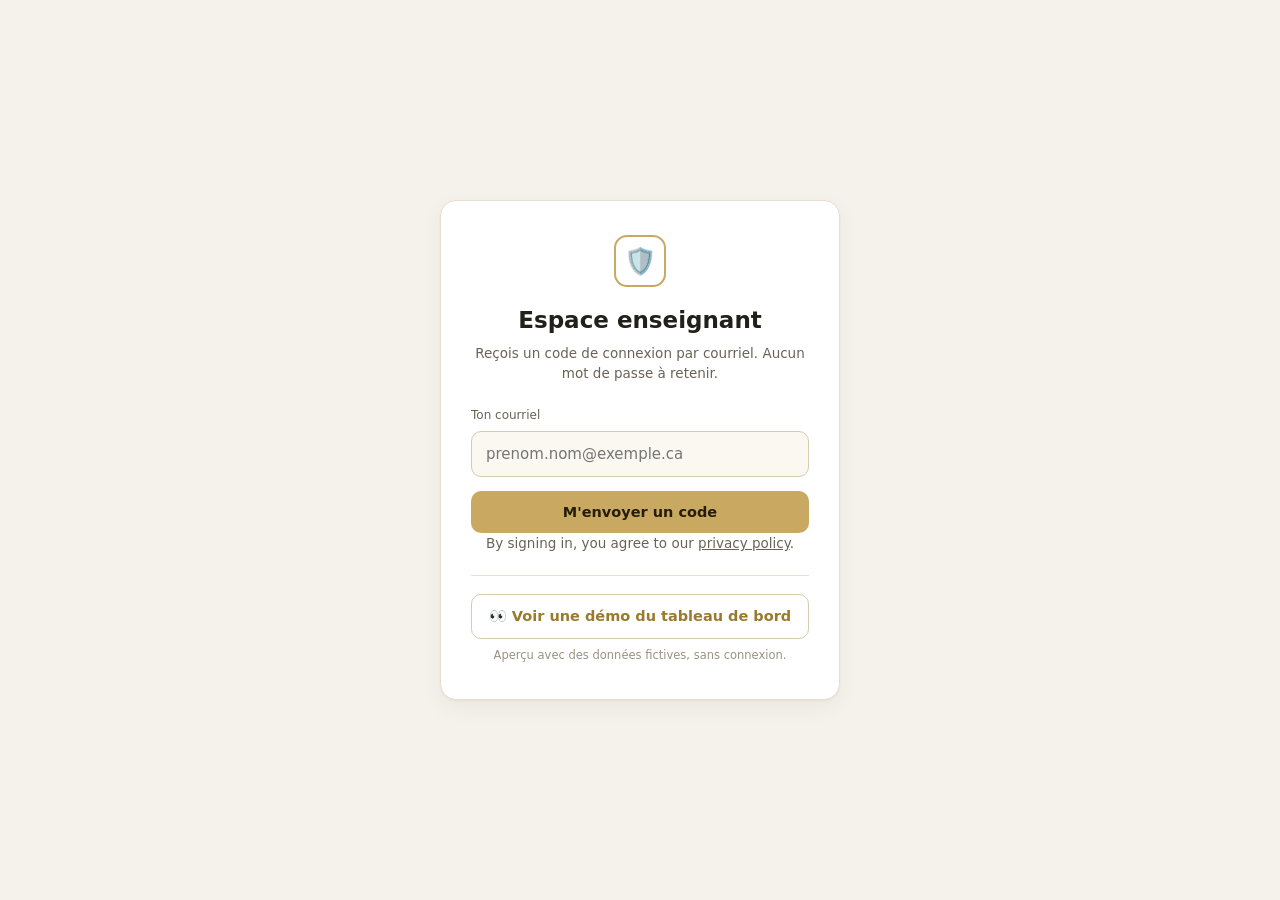
<file: index.html>
<!DOCTYPE html>
<html lang="fr">
<head>
<meta charset="UTF-8" />
<meta name="viewport" content="width=device-width, initial-scale=1, viewport-fit=cover" />
<title>Quest — Espace enseignant</title>
<meta name="description" content="Tableau de bord de suivi des cohortes pour les enseignants." />
<meta name="theme-color" content="#221F19" />
<link rel="icon" href="icon-192.png" />
<link rel="stylesheet" href="style.css" />
</head>
<body>
<div id="root">
  <div class="loading">Chargement…</div>
</div>
<script type="module" src="app.js"></script>
<script>
  if ("serviceWorker" in navigator) {
    window.addEventListener("load", () => navigator.serviceWorker.register("sw.js"));
  }
</script>
</body>
</html>
</file>
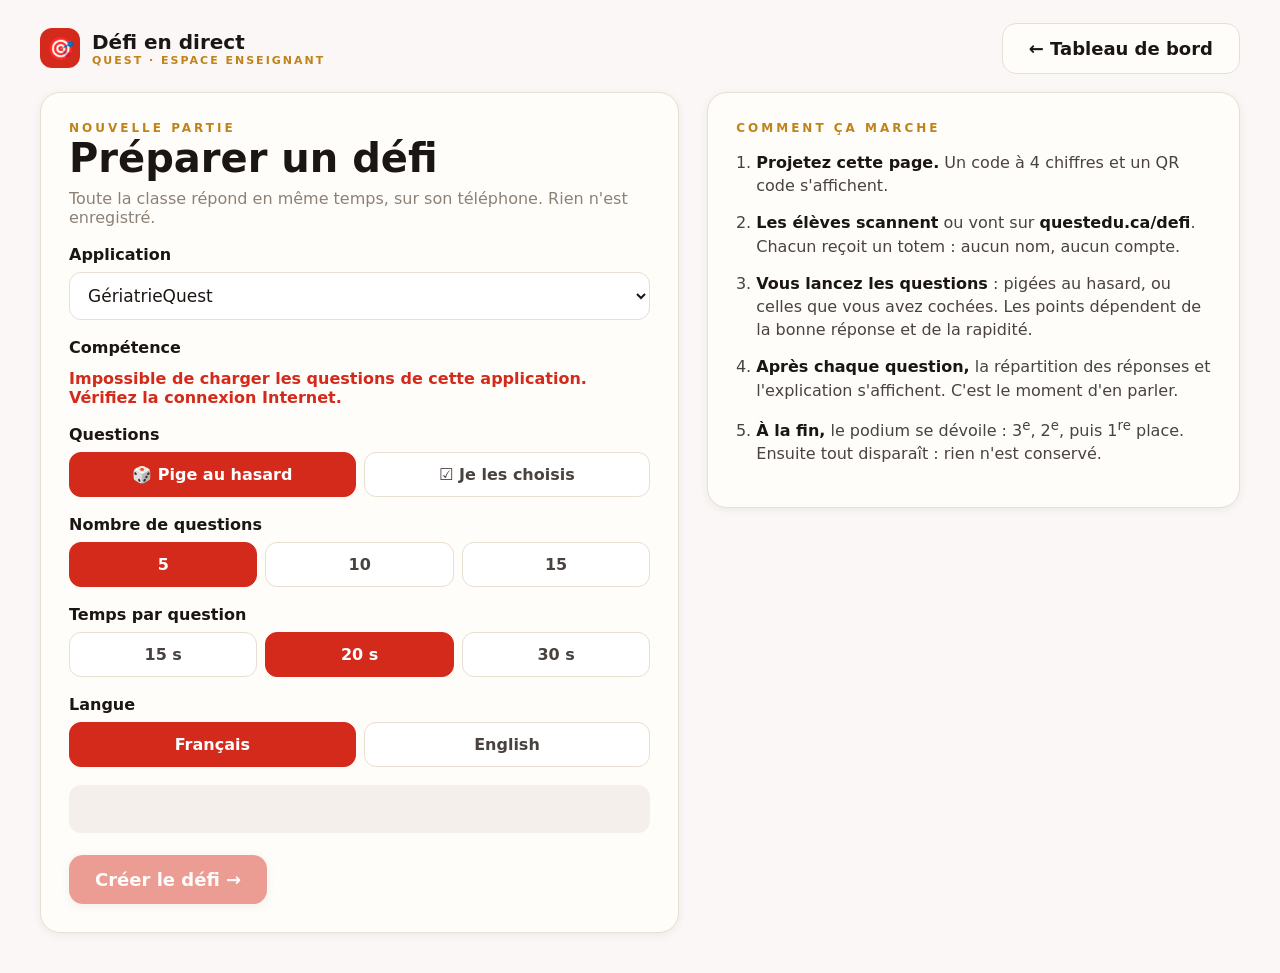
<file: defi.html>
<!DOCTYPE html>
<html lang="fr">
<head>
<meta charset="UTF-8" />
<meta name="viewport" content="width=device-width, initial-scale=1" />
<title>Défi en direct — Quest</title>
<meta name="theme-color" content="#D42A1C" />
<link rel="icon" href="icon-192.png" />
<script src="./lib/qrcode-1.4.4.js"></script>
<style>
/* ============================================================
   Défi en direct — écran de l'enseignante (projeté en classe)
   Aucune donnée enregistrée : tout circule par diffusion Supabase
   Realtime (canal « defi-<NIP> ») et disparaît à la fin.
   ============================================================ */
:root{
  --rouge:#D42A1C; --rouge-f:#A81E12; --encre:#1B1614; --texte:#4A423E; --gris:#8C8177;
  --or:#BF831A; --turq:#3F7A8A; --violet:#6B3FA0; --vert:#2E8B57;
  --fond:#FAF7F6; --carte:#FFFDF9; --ligne:#E7DFD0; --rose:#FBE7E4; --sable:#F4EFEA;
  color-scheme: light;
}
@media (prefers-color-scheme: dark){ :root{ color-scheme: light; } html,body{ background:#FAF7F6 !important; color:#1B1614 !important; } }
*{ box-sizing:border-box; }
html,body{ margin:0; background:var(--fond); color:var(--encre); font-family:"Trebuchet MS", system-ui, sans-serif; }
body{ min-height:100vh; }
button{ font:inherit; cursor:pointer; }
.wrap{ max-width:1280px; margin:0 auto; padding:28px 40px 40px; }
.top{ display:flex; align-items:center; justify-content:space-between; gap:16px; margin-bottom:24px; }
.marque{ display:flex; align-items:center; gap:12px; font-weight:700; font-size:20px; }
.marque .mk{ width:40px; height:40px; border-radius:12px; background:var(--rouge); color:#fff; display:grid; place-items:center; font-size:22px; }
.marque small{ display:block; font-size:11px; letter-spacing:2px; color:var(--or); }
.btn{ border:0; border-radius:14px; padding:14px 26px; font-weight:700; font-size:18px; background:var(--rouge); color:#fff; box-shadow:0 2px 8px rgba(27,22,20,.12); }
.btn:hover{ background:var(--rouge-f); }
.btn:disabled{ opacity:.45; cursor:not-allowed; }
.btn.sec{ background:var(--carte); color:var(--encre); border:1px solid var(--ligne); box-shadow:none; }
.btn.sec:hover{ background:var(--sable); }
.carte{ background:var(--carte); border:1px solid var(--ligne); border-radius:20px; box-shadow:0 2px 10px rgba(27,22,20,.06); }
h1{ font-size:40px; margin:0 0 8px; }
.sur{ font-size:12px; font-weight:700; letter-spacing:3px; color:var(--or); text-transform:uppercase; }
.muted{ color:var(--gris); }

/* ---- Configuration ---- */
.config{ display:grid; grid-template-columns: 1.2fr 1fr; gap:28px; align-items:start; }
.config .carte{ padding:28px; }
label.champ{ display:block; font-weight:700; margin:18px 0 8px; }
select, .seg{ width:100%; font:inherit; font-size:17px; padding:12px 14px; border-radius:12px; border:1px solid var(--ligne); background:#fff; color:var(--encre); }
.segs{ display:flex; gap:8px; flex-wrap:wrap; }
.segs button{ flex:1; min-width:70px; padding:12px; border-radius:12px; border:1px solid var(--ligne); background:#fff; font-weight:700; color:var(--texte); }
.segs button.on{ background:var(--rouge); color:#fff; border-color:var(--rouge); }
.resume{ margin-top:18px; padding:14px 16px; border-radius:12px; background:var(--sable); color:var(--texte); font-size:15px; min-height:48px; }
.liste{ max-height:430px; overflow:auto; border:1px solid var(--ligne); border-radius:12px; background:#fff; margin-top:10px; }
.liste label{ display:flex; gap:12px; align-items:flex-start; padding:11px 14px; border-bottom:1px solid var(--ligne); cursor:pointer; font-size:15px; line-height:1.35; color:var(--texte); }
.liste label:last-child{ border-bottom:0; }
.liste label:hover{ background:var(--sable); }
.liste label.coche{ color:var(--encre); background:#FFF6F4; }
.liste input{ width:20px; height:20px; accent-color:var(--rouge); flex:none; margin:0; }
.liste .txt{ flex:1; display:-webkit-box; -webkit-line-clamp:2; -webkit-box-orient:vertical; overflow:hidden; }
.badge{ flex:none; font-size:11px; font-weight:700; padding:3px 8px; border-radius:999px; background:var(--sable); color:var(--texte); white-space:nowrap; }
.badge.p1{ background:#E8F3EC; color:#1E5E3A; } .badge.p2{ background:#FFF1D6; color:#7A5310; } .badge.p3{ background:var(--rose); color:var(--rouge-f); }
.outils{ display:flex; gap:14px; align-items:center; margin-top:10px; font-size:14px; }
.etapes li{ margin:0 0 14px; line-height:1.45; color:var(--texte); }
.etapes b{ color:var(--encre); }

/* ---- Salle d'attente ---- */
.salle{ display:grid; grid-template-columns: 420px 1fr; gap:32px; align-items:start; }
.rejoindre{ padding:28px; text-align:center; }
.rejoindre .url{ font-size:26px; font-weight:700; margin:8px 0 4px; }
.nip{ font-size:96px; font-weight:800; letter-spacing:10px; color:var(--rouge); line-height:1; margin:8px 0 18px; }
.qr svg{ width:240px; height:240px; }
.joueurs{ padding:28px; min-height:420px; }
.compte{ font-size:56px; font-weight:800; color:var(--encre); }
.totems{ display:flex; flex-wrap:wrap; gap:10px; margin-top:18px; }
.totem{ padding:10px 16px; border-radius:999px; background:var(--rose); color:var(--rouge-f); font-weight:700; font-size:18px; animation:pop .35s ease; }
@keyframes pop{ from{ transform:scale(.6); opacity:0 } to{ transform:scale(1); opacity:1 } }

/* ---- Question ---- */
.qhaut{ display:flex; align-items:center; justify-content:space-between; gap:20px; }
.qnum{ font-size:18px; font-weight:700; color:var(--gris); }
.chrono{ width:110px; height:110px; border-radius:50%; background:var(--rouge); color:#fff; display:grid; place-items:center; font-size:46px; font-weight:800; flex:none; }
.chrono.fin{ background:var(--encre); }
.enonce{ font-size:38px; line-height:1.25; font-weight:700; margin:18px 0 28px; white-space:pre-line; }
.enonce.long{ font-size:30px; }
.choix{ display:grid; grid-template-columns:1fr 1fr; gap:18px; }
.ch{ display:flex; align-items:center; gap:18px; padding:22px 24px; border-radius:18px; color:#fff; font-size:24px; font-weight:700; min-height:110px; position:relative; overflow:hidden; }
.ch .lettre{ width:52px; height:52px; border-radius:14px; background:rgba(255,255,255,.22); display:grid; place-items:center; font-size:26px; flex:none; }
.ch .barre{ position:absolute; left:0; bottom:0; height:8px; background:rgba(255,255,255,.55); }
.ch .n{ margin-left:auto; font-size:30px; }
.c0{ background:var(--rouge); } .c1{ background:var(--turq); } .c2{ background:var(--or); } .c3{ background:var(--violet); }
.ch.pale{ opacity:.28; }
.ch.bon{ outline:6px solid var(--vert); outline-offset:3px; }
.reponses{ margin-top:22px; font-size:20px; color:var(--texte); font-weight:700; }
.expl{ margin-top:22px; padding:20px 24px; border-radius:16px; background:#E8F3EC; color:#1E5E3A; font-size:21px; line-height:1.45; }
.expl b{ color:var(--vert); }
.bas{ display:flex; justify-content:space-between; align-items:center; margin-top:26px; gap:16px; }
.top5{ display:flex; gap:10px; flex-wrap:wrap; }
.top5 span{ background:var(--sable); border-radius:999px; padding:8px 14px; font-weight:700; color:var(--texte); }
.top5 span b{ color:var(--rouge); }

/* ---- Podium ---- */
.podium{ display:flex; justify-content:center; align-items:flex-end; gap:22px; margin:30px 0 20px; }
.marche{ width:260px; text-align:center; }
.marche .bloc{ border-radius:18px 18px 0 0; color:#fff; display:grid; place-items:center; font-size:64px; font-weight:800; }
.marche .nom{ font-size:24px; font-weight:800; margin-bottom:6px; }
.marche .pts{ color:var(--gris); font-weight:700; margin-bottom:12px; }
.m1 .bloc{ height:240px; background:var(--or); } .m2 .bloc{ height:180px; background:var(--turq); } .m3 .bloc{ height:130px; background:var(--rouge); }
.suite{ max-width:760px; margin:0 auto; }
.suite div{ display:flex; justify-content:space-between; padding:10px 16px; border-bottom:1px solid var(--ligne); font-size:19px; }
.couronne{ font-size:44px; }
/* Podium animé : 3e, puis 2e, puis 1re place, chacune monte à son tour. */
.marche .bloc{ overflow:hidden; transition:height 1.1s cubic-bezier(.2,.9,.25,1.15); }
.marche .info{ transition:opacity .6s ease, transform .6s ease; }
.podium.anime .marche:not(.vu) .bloc{ height:0; }
.podium.anime .marche:not(.vu) .info{ opacity:0; transform:translateY(16px); }
.marche.vu .couronne{ animation:sautille 1.2s ease .9s 2; }
@keyframes sautille{ 0%,100%{ transform:translateY(0) rotate(0) } 30%{ transform:translateY(-14px) rotate(-8deg) } 60%{ transform:translateY(0) rotate(6deg) } }
.annonce{ text-align:center; font-size:28px; font-weight:800; color:var(--or); min-height:40px; margin-top:6px; }
.suite{ transition:opacity .8s ease; }
.suite.cache{ opacity:0; }
@media (prefers-reduced-motion: reduce){ .marche .bloc,.marche .info,.suite{ transition:none; } .marche.vu .couronne{ animation:none; } }
.vide{ text-align:center; padding:60px 20px; color:var(--gris); font-size:20px; }
.erreur{ color:var(--rouge); font-weight:700; margin-top:12px; }
.discret{ background:none; border:0; color:var(--gris); text-decoration:underline; font-size:15px; }
@media (max-width: 900px){ .config,.salle{ grid-template-columns:1fr; } .choix{ grid-template-columns:1fr; } .enonce{ font-size:28px; } .wrap{ padding:20px; } }
</style>
</head>
<body>
<div class="wrap" id="app"><div class="vide">Chargement…</div></div>

<script type="module">
import { createClient } from "./lib/supabase-2.119.2.esm.js";

const SUPABASE_URL = "https://gejmaxobebsamvfkkpoj.supabase.co";
const SUPABASE_KEY = "sb_publishable_jqf5eYy0Coka5d0-E86JJQ_bCiQDyvD";
const supabase = createClient(SUPABASE_URL, SUPABASE_KEY);
const URL_JOUEUR = "https://questedu.ca/defi/";

/* Les applications Quest dont on peut piger les questions (data.js public de chaque sous-domaine). */
const APPS = [
  ["Santé", [["sasi","SASIQuest"],["pab","PABQuest"],["geriatrie","GériatrieQuest"],["diabete","DiabèteQuest"],["parkinson","ParkinsonQuest"],["pediatrie","PédiatrieQuest"],["perinatalite","PérinatalitéQuest"],["santementale","SantéMentaleQuest"],["cardio","CardioQuest"],["renal","RénalQuest"],["infections","InfectionsQuest"],["musculo","MusculoQuest"],["physio","PhysioQuest"]]],
  ["Autres programmes", [["chantier","ChantierQuest"],["soudage","SoudageQuest"],["plomberie","PlomberieQuest"],["mecanique","MécaniqueAutoQuest"],["infographie","InfographieQuest"],["electricite","ÉlectricitéQuest"],["charpenterie","CharpenterieQuest"],["ebenisterie","ÉbénisterieQuest"],["coiffure","CoiffureQuest"],["compta","ComptaQuest"],["secretariat","SecrétariatQuest"],["secmed","SecrétariatMédicalQuest"],["voyage","VoyageQuest"]]],
];
const NOM_APP = Object.fromEntries(APPS.flatMap(([, l]) => l));

/* Totems : MÊMES listes que les apps élèves. Le joueur n'envoie que des indices ;
   l'écran projeté reconstruit le nom lui-même, donc personne ne peut afficher
   un texte de son choix devant la classe. */
const TOTEM_NOUNS = [["🦊","Renard","Fox","m"],["🦦","Loutre","Otter","f"],["🦫","Castor","Beaver","m"],["🦉","Hibou","Owl","m"],["🦡","Blaireau","Badger","m"],["🐺","Loup","Wolf","m"],["🦅","Aigle","Eagle","m"],["🐿️","Écureuil","Squirrel","m"],["🐗","Sanglier","Boar","m"],["🦔","Hérisson","Hedgehog","m"],["🐻","Ours","Bear","m"],["🦌","Cerf","Stag","m"],["🦆","Canard","Duck","m"],["🐇","Lièvre","Hare","m"],["🐢","Tortue","Turtle","f"],["🐸","Grenouille","Frog","f"],["🐝","Abeille","Bee","f"],["🐜","Fourmi","Ant","f"]];
const TOTEM_ADJ = [["Vaillant","Vaillante","Valiant"],["Rusé","Rusée","Cunning"],["Débrouillard","Débrouillarde","Resourceful"],["Malin","Maligne","Clever"],["Adroit","Adroite","Deft"],["Curieux","Curieuse","Curious"],["Ingénieux","Ingénieuse","Ingenious"],["Tenace","Tenace","Tenacious"],["Habile","Habile","Skillful"],["Vif","Vive","Quick"],["Futé","Futée","Sharp"],["Astucieux","Astucieuse","Astute"],["Persévérant","Persévérante","Persistent"],["Audacieux","Audacieuse","Bold"],["Minutieux","Minutieuse","Meticulous"],["Agile","Agile","Agile"],["Bricoleur","Bricoleuse","Handy"],["Éveillé","Éveillée","Bright"],["Appliqué","Appliquée","Diligent"],["Costaud","Costaude","Sturdy"]];
function totemDe(n, a, lang) {
  const N = TOTEM_NOUNS[n], A = TOTEM_ADJ[a];
  if (!N || !A) return null;
  return { emoji: N[0], nom: lang === "en" ? `${A[2]} ${N[2]}` : `${N[1]} ${N[3] === "f" ? A[1] : A[0]}` };
}

const T = {
  fr: { vrai: "Vrai", faux: "Faux" },
  en: { vrai: "True", faux: "False" },
};

const esc = (s) => String(s ?? "").replace(/[&<>"']/g, (c) => ({ "&":"&amp;","<":"&lt;",">":"&gt;",'"':"&quot;","'":"&#39;" }[c]));
const melanger = (a) => { a = a.slice(); for (let i = a.length - 1; i > 0; i--) { const j = Math.floor(Math.random() * (i + 1)); [a[i], a[j]] = [a[j], a[i]]; } return a; };
const lire = (k, d) => { try { const v = localStorage.getItem(k); return v ? JSON.parse(v) : d; } catch { return d; } };
const ecrire = (k, v) => { try { localStorage.setItem(k, JSON.stringify(v)); } catch {} };

/* ------------------------------------------------------------------ état */
const S = {
  ecran: "config",
  cfg: Object.assign({ app: "geriatrie", comp: "tout", prog: "tous", palier: "tous", mode: "hasard", nb: 5, duree: 20, lang: "fr" }, lire("defi_cfg", {})),
  sel: new Set(),        // questions cochées (clé = énoncé français), mémorisées par application
  liste: [],             // questions affichées dans la liste à cocher
  anim: [],              // minuteries de l'animation du podium
  banque: null,          // { app, comps:[{id,titre,questions:[...]}] } — questions jouables (choix multiple / vrai-faux / situation)
  chargement: false, erreurChargement: "",
  nip: null, canal: null, hid: Math.random().toString(36).slice(2, 10), seq: 0,
  joueurs: new Map(),    // id → { n, a, pts, gain, ok }
  questions: [], i: -1,
  phase: "lobby",        // lobby · question · resultat · fin
  t0: 0, dureeQ: 20, reponses: new Map(), minuterie: null, pouls: null,
};

/* ---------------------------------------------------- banque de questions */
async function chargerBanque(app) {
  S.chargement = true; S.erreurChargement = ""; S.banque = null; rendre();
  try {
    const r = await fetch(`https://${app}.questedu.ca/data.js`, { cache: "no-cache" });
    if (!r.ok) throw new Error("HTTP " + r.status);
    const src = await r.text();
    // data.js déclare des constantes globales (COMPETENCIES…) : on l'exécute isolé et on récupère COMPETENCIES.
    const C = new Function("window", "document", src + "\n;return typeof COMPETENCIES !== 'undefined' ? COMPETENCIES : [];")({}, undefined);
    const comps = C.map((c) => ({
      id: c.id, titre: { fr: c.title_fr || c.id, en: c.title_en || c.title_fr || c.id },
      questions: (c.tiers || []).flatMap((t) => (t.questions || []).filter(jouable).map((q) => Object.assign({ palier: t.level }, q))),
    })).filter((c) => c.questions.length);
    S.banque = { app, comps };
    const ids = comps.map((c) => c.id);
    if (S.cfg.comp !== "tout" && !ids.includes(S.cfg.comp)) S.cfg.comp = "tout";
    if (S.cfg.palier !== "tous" && !paliers().includes(S.cfg.palier)) S.cfg.palier = "tous";
    S.sel = new Set(lire("defi_sel_" + app, []));
  } catch (e) {
    S.erreurChargement = "Impossible de charger les questions de cette application. Vérifiez la connexion Internet.";
  }
  S.chargement = false; rendre();
}
function jouable(q) {
  const t = q.type || "qcm";
  if (t === "tf") return typeof q.isTrue === "boolean";
  if (t === "qcm" || t === "scenario") return Array.isArray(q.choices) && q.choices.length >= 2 && q.choices.length <= 4 && q.choices.filter((c) => c.correct).length === 1;
  return false;
}
function aProgrammes() { return !!S.banque && S.banque.comps.some((c) => c.questions.some((q) => Array.isArray(q.programmes))); }
function bassin() {
  if (!S.banque) return [];
  const comps = S.cfg.comp === "tout" ? S.banque.comps : S.banque.comps.filter((c) => c.id === S.cfg.comp);
  const vus = new Set();
  return comps.flatMap((c) => c.questions).filter((q) => {
    if (vus.has(q.fr)) return false;                       // un même énoncé une seule fois
    vus.add(q.fr);
    if (S.cfg.palier !== "tous" && q.palier !== S.cfg.palier) return false;
    if (S.cfg.prog === "tous" || !Array.isArray(q.programmes)) return true;
    return q.programmes.includes(S.cfg.prog);
  });
}
function paliers() {
  if (!S.banque) return [];
  return [...new Set(S.banque.comps.flatMap((c) => c.questions.map((q) => q.palier)))].filter((p) => p != null).sort();
}
/* Questions qui seront jouées : cochées (dans l'ordre de la liste) ou pigées au hasard. */
function aJouer() {
  if (S.cfg.mode === "choix") return bassin().filter((q) => S.sel.has(q.fr));
  return melanger(bassin()).slice(0, S.cfg.nb);
}
function preparerQuestions() {
  const L = S.cfg.lang;
  const choisies = aJouer();
  return choisies.map((q) => {
    const txt = (o) => (L === "en" ? o.en : o.fr) || o.fr || "";
    if ((q.type || "qcm") === "tf") {
      return { type: "tf", texte: txt(q), choix: [T[L].vrai, T[L].faux], bon: q.isTrue ? 0 : 1, expl: L === "en" ? (q.explEn || q.explFr || "") : (q.explFr || "") };
    }
    const ch = melanger(q.choices);
    return { type: q.type || "qcm", texte: txt(q), choix: ch.map(txt), bon: ch.findIndex((c) => c.correct), expl: L === "en" ? (q.explEn || q.explFr || "") : (q.explFr || "") };
  });
}

/* ---------------------------------------------------------- temps réel */
async function ouvrirCanal() {
  S.nip = String(Math.floor(1000 + Math.random() * 9000));
  S.canal = supabase.channel("defi-" + S.nip, { config: { broadcast: { self: false } } });
  S.canal
    .on("broadcast", { event: "rejoindre" }, ({ payload }) => recevoirJoueur(payload))
    .on("broadcast", { event: "reponse" }, ({ payload }) => recevoirReponse(payload));
  await new Promise((ok) => S.canal.subscribe((s) => { if (s === "SUBSCRIBED") ok(); }));
  clearInterval(S.pouls);
  S.pouls = setInterval(diffuser, 1500);   // battement : rattrape les retardataires et les messages perdus
  diffuser();
}
function recevoirJoueur(p) {
  if (!p || typeof p.id !== "string" || p.id.length > 20) return;
  const n = Number(p.n), a = Number(p.a);
  if (!totemDe(n, a, "fr")) return;
  const j = S.joueurs.get(p.id);
  if (j) { j.n = n; j.a = a; }               // changement de totem : on garde les points
  else S.joueurs.set(p.id, { n, a, pts: 0, gain: 0, ok: null });
  diffuser(); if (S.phase === "lobby") rendre();
}
function recevoirReponse(p) {
  if (S.phase !== "question" || !p || !S.joueurs.has(p.id) || p.i !== S.i) return;
  if (S.reponses.has(p.id)) return;          // la première réponse compte
  const c = Number(p.c); const q = S.questions[S.i];
  if (!Number.isInteger(c) || c < 0 || c >= q.choix.length) return;
  S.reponses.set(p.id, { c, ms: performance.now() - S.t0 });
  diffuser(); rendreCompteReponses();
  if (S.reponses.size >= S.joueurs.size) finirQuestion();
}
function etatPublic() {
  const e = { hid: S.hid, seq: ++S.seq, phase: S.phase, lang: S.cfg.lang, app: NOM_APP[S.cfg.app] || "Quest", inscrits: [...S.joueurs.keys()] };
  if (S.phase === "question") {
    const q = S.questions[S.i];
    e.q = { i: S.i, total: S.questions.length, texte: q.texte, choix: q.choix, type: q.type, duree: S.dureeQ * 1000, restant: Math.max(0, S.dureeQ * 1000 - (performance.now() - S.t0)) };
    e.repondu = [...S.reponses.keys()];
  }
  if (S.phase === "resultat" || S.phase === "fin") {
    const cl = classement();
    e.scores = Object.fromEntries(cl.map((j, k) => [j.id, { pts: j.pts, gain: j.gain, ok: j.ok, rang: k + 1 }]));
    e.nbJoueurs = cl.length;
  }
  if (S.phase === "resultat") {
    const q = S.questions[S.i];
    e.r = { i: S.i, total: S.questions.length, bon: q.bon, choix: q.choix, texte: q.texte };
  }
  if (S.phase === "fin" && S.suspense) e.suspense = true;
  if (S.phase === "fin") e.podium = classement().slice(0, 3).map((j) => ({ ...totemDe(j.n, j.a, S.cfg.lang), pts: j.pts }));
  return e;
}
function diffuser() {
  if (!S.canal) return;
  S.canal.send({ type: "broadcast", event: "etat", payload: etatPublic() });
}
function classement() {
  return [...S.joueurs.entries()].map(([id, j]) => ({ id, ...j })).sort((x, y) => y.pts - x.pts);
}

/* ------------------------------------------------------------ partie */
function lancerQuestion(i) {
  S.i = i; S.phase = "question"; S.reponses = new Map();
  const q = S.questions[i];
  S.dureeQ = S.cfg.duree + (q.type === "scenario" ? 10 : 0);
  S.t0 = performance.now();
  for (const j of S.joueurs.values()) { j.gain = 0; j.ok = null; }
  clearInterval(S.minuterie);
  S.minuterie = setInterval(() => {
    const r = Math.ceil((S.dureeQ * 1000 - (performance.now() - S.t0)) / 1000);
    const el = document.getElementById("chrono");
    if (el) { el.textContent = Math.max(0, r); if (r <= 5) el.classList.add("fin"); }
    if (r <= 0) finirQuestion();
  }, 200);
  diffuser(); rendre();
}
function finirQuestion() {
  if (S.phase !== "question") return;
  clearInterval(S.minuterie);
  const q = S.questions[S.i];
  for (const [id, j] of S.joueurs) {
    const r = S.reponses.get(id);
    if (!r) { j.ok = null; j.gain = 0; continue; }
    j.ok = r.c === q.bon;
    // 500 points pour une bonne réponse, plus jusqu'à 500 selon la rapidité.
    j.gain = j.ok ? Math.round(500 + 500 * Math.max(0, 1 - r.ms / (S.dureeQ * 1000))) : 0;
    j.pts += j.gain;
  }
  S.phase = "resultat"; diffuser(); rendre();
}
function suivante() {
  if (S.i + 1 < S.questions.length) lancerQuestion(S.i + 1);
  else { S.phase = "fin"; rendre(); }   // rendrePodium diffuse lui-même (avec ou sans suspense)
}
async function creerDefi() {
  S.questions = preparerQuestions();
  if (!S.questions.length) return;
  ecrire("defi_cfg", S.cfg);
  if (!S.canal) await ouvrirCanal();
  S.phase = "lobby"; S.i = -1; S.ecran = "partie";
  diffuser(); rendre();
}
function arreterAnimation() { S.anim.forEach(clearTimeout); S.anim = []; S.suspense = false; document.querySelectorAll(".confettis").forEach((c) => c.remove()); }
function rejouer() {
  arreterAnimation();
  S.questions = preparerQuestions();
  for (const j of S.joueurs.values()) { j.pts = 0; j.gain = 0; j.ok = null; }
  S.phase = "lobby"; S.i = -1; diffuser(); rendre();
}
async function quitter() {
  clearInterval(S.pouls); clearInterval(S.minuterie); arreterAnimation();
  if (S.canal) { S.phase = "fin"; S.joueurs.clear(); try { await supabase.removeChannel(S.canal); } catch {} }
  S.canal = null; S.nip = null; S.ecran = "config"; S.phase = "lobby"; rendre();
}

/* ------------------------------------------------------------ rendu */
const $app = document.getElementById("app");
const entete = (droite = "") => `
  <div class="top">
    <div class="marque"><span class="mk">🎯</span><span>Défi en direct<small>QUEST · ESPACE ENSEIGNANT</small></span></div>
    <div>${droite}</div>
  </div>`;

function rendre() {
  if (S.ecran === "config") return rendreConfig();
  if (S.phase === "lobby") return rendreSalle();
  if (S.phase === "question") return rendreQuestion();
  if (S.phase === "resultat") return rendreResultat();
  if (S.phase === "fin") return rendrePodium();
}

function rendreConfig() {
  const c = S.cfg;
  const optsApps = APPS.map(([g, l]) => `<optgroup label="${g}">${l.map(([id, nom]) => `<option value="${id}" ${id === c.app ? "selected" : ""}>${nom}</option>`).join("")}</optgroup>`).join("");
  const optsComp = S.banque ? `<option value="tout">Toutes les compétences (mélange)</option>` + S.banque.comps.map((k) => `<option value="${esc(k.id)}" ${k.id === c.comp ? "selected" : ""}>${esc(k.titre[c.lang] || k.titre.fr)} (${k.questions.length})</option>`).join("") : "";
  const n = bassin().length;
  const seg = (cle, vals, fmt) => `<div class="segs">${vals.map((v) => `<button data-seg="${cle}" data-val="${v}" class="${String(c[cle]) === String(v) ? "on" : ""}">${fmt ? fmt(v) : v}</button>`).join("")}</div>`;
  $app.innerHTML = `${entete(`<a class="btn sec" href="./" style="text-decoration:none">← Tableau de bord</a>`)}
  <div class="config">
    <div class="carte">
      <div class="sur">Nouvelle partie</div>
      <h1>Préparer un défi</h1>
      <p class="muted" style="margin:0">Toute la classe répond en même temps, sur son téléphone. Rien n'est enregistré.</p>
      <label class="champ" for="choixApp">Application</label>
      <select id="choixApp">${optsApps}</select>
      <label class="champ" for="comp">Compétence</label>
      ${S.chargement ? `<div class="resume">Chargement des questions…</div>` : S.erreurChargement ? `<div class="erreur">${esc(S.erreurChargement)}</div>` : `<select id="comp">${optsComp}</select>`}
      ${aProgrammes() ? `<label class="champ">Programme</label>${seg("prog", ["tous", "pab", "sasi"], (v) => ({ tous: "PAB et SASI", pab: "PAB", sasi: "SASI" })[v])}` : ""}
      ${paliers().length > 1 ? `<label class="champ">Palier</label>${seg("palier", ["tous", ...paliers()], (v) => (v === "tous" ? "Tous" : "Palier " + v))}` : ""}
      <label class="champ">Questions</label>${seg("mode", ["hasard", "choix"], (v) => (v === "hasard" ? "🎲 Pige au hasard" : "☑️ Je les choisis"))}
      ${c.mode === "hasard" ? `<label class="champ">Nombre de questions</label>${seg("nb", [5, 10, 15])}` : S.banque ? listeQuestions() : ""}
      <label class="champ">Temps par question</label>${seg("duree", [15, 20, 30], (v) => v + " s")}
      <label class="champ">Langue</label>${seg("lang", ["fr", "en"], (v) => (v === "fr" ? "Français" : "English"))}
      <div class="resume" id="resume"></div>
      <div style="margin-top:22px"><button class="btn" id="creer">Créer le défi →</button></div>
    </div>
    <div class="carte">
      <div class="sur">Comment ça marche</div>
      <ol class="etapes" style="padding-left:20px;margin:16px 0 0">
        <li><b>Projetez cette page.</b> Un code à 4 chiffres et un QR code s'affichent.</li>
        <li><b>Les élèves scannent</b> ou vont sur <b>questedu.ca/defi</b>. Chacun reçoit un totem : aucun nom, aucun compte.</li>
        <li><b>Vous lancez les questions</b> : pigées au hasard, ou celles que vous avez cochées. Les points dépendent de la bonne réponse et de la rapidité.</li>
        <li><b>Après chaque question,</b> la répartition des réponses et l'explication s'affichent. C'est le moment d'en parler.</li>
        <li><b>À la fin,</b> le podium se dévoile : 3<sup>e</sup>, 2<sup>e</sup>, puis 1<sup>re</sup> place. Ensuite tout disparaît : rien n'est conservé.</li>
      </ol>
    </div>
  </div>`;
  majResume();
  $app.querySelectorAll(".liste input").forEach((cb) => cb.addEventListener("change", () => {
    const q = S.liste[Number(cb.dataset.k)];
    if (cb.checked) S.sel.add(q.fr); else S.sel.delete(q.fr);
    cb.closest("label").classList.toggle("coche", cb.checked);
    memoriserSel(); majResume();
  }));
  $app.querySelectorAll("[data-tout]").forEach((b) => b.addEventListener("click", () => {
    const oui = b.dataset.tout === "1";
    S.liste.forEach((q) => (oui ? S.sel.add(q.fr) : S.sel.delete(q.fr)));
    memoriserSel(); rendre();
  }));
  $app.querySelector("#choixApp").addEventListener("change", (e) => { S.cfg.app = e.target.value; S.cfg.comp = "tout"; chargerBanque(S.cfg.app); });
  const comp = $app.querySelector("#comp"); if (comp) comp.addEventListener("change", (e) => { S.cfg.comp = e.target.value; rendre(); });
  $app.querySelectorAll("[data-seg]").forEach((b) => b.addEventListener("click", () => {
    const k = b.dataset.seg; const v = b.dataset.val; S.cfg[k] = /^\d+$/.test(v) ? Number(v) : v; rendre();
  }));
  const cr = $app.querySelector("#creer"); if (cr) cr.addEventListener("click", () => { cr.disabled = true; cr.textContent = "Connexion…"; creerDefi(); });
}

const TYPES = { tf: "Vrai ou faux", scenario: "Mise en situation", qcm: "Choix multiple" };
function listeQuestions() {
  const L = S.cfg.lang;
  S.liste = bassin();
  if (!S.liste.length) return `<div class="resume">Aucune question pour ces filtres.</div>`;
  const lignes = S.liste.map((q, k) => {
    const on = S.sel.has(q.fr);
    return `<label class="${on ? "coche" : ""}"><input type="checkbox" data-k="${k}" ${on ? "checked" : ""}>`
      + `<span class="badge p${q.palier}">P${q.palier}</span><span class="txt">${esc((L === "en" ? q.en : q.fr) || q.fr)}</span>`
      + `<span class="badge">${TYPES[q.type || "qcm"] || ""}</span></label>`;
  }).join("");
  return `<div class="outils"><button class="discret" data-tout="1">Tout cocher (${S.liste.length})</button><button class="discret" data-tout="0">Tout décocher</button></div>
    <div class="liste">${lignes}</div>`;
}
function memoriserSel() { if (S.banque) ecrire("defi_sel_" + S.banque.app, [...S.sel]); }
function majResume() {
  const el = document.getElementById("resume"), bt = document.getElementById("creer");
  if (!el || !bt) return;
  const n = bassin().length;
  let txt = "&nbsp;", nb = 0;
  if (S.banque && S.cfg.mode === "choix") {
    nb = bassin().filter((q) => S.sel.has(q.fr)).length;
    txt = nb ? `<b>${nb}</b> question${nb > 1 ? "s" : ""} cochée${nb > 1 ? "s" : ""}, jouée${nb > 1 ? "s" : ""} dans l'ordre de la liste. Les mises en situation ont 10 s de plus.`
             : `Cochez les questions à jouer.`;
  } else if (S.banque) {
    nb = Math.min(n, S.cfg.nb);
    txt = `<b>${n}</b> question${n > 1 ? "s" : ""} disponible${n > 1 ? "s" : ""} — ${nb} seront pigées au hasard. Les mises en situation ont 10 s de plus.`;
  }
  el.innerHTML = txt;
  bt.disabled = !nb;
}

/* Confettis aux couleurs Quest (rien si l'appareil demande moins d'animations). */
function confettis() {
  if (matchMedia("(prefers-reduced-motion: reduce)").matches) return;
  const cv = document.createElement("canvas"); cv.className = "confettis";
  cv.style.cssText = "position:fixed;inset:0;width:100%;height:100%;pointer-events:none;z-index:50";
  document.body.appendChild(cv);
  const ctx = cv.getContext("2d"), W = (cv.width = innerWidth), H = (cv.height = innerHeight);
  const couleurs = ["#D42A1C", "#BF831A", "#3F7A8A", "#6B3FA0", "#2E8B57", "#F2C14E"];
  const p = Array.from({ length: 220 }, () => ({
    x: W / 2 + (Math.random() - 0.5) * W * 0.3, y: H * 0.35, vx: (Math.random() - 0.5) * 16, vy: -Math.random() * 15 - 5,
    r: Math.random() * Math.PI, vr: (Math.random() - 0.5) * 0.3, w: 8 + Math.random() * 8, h: 5 + Math.random() * 5,
    c: couleurs[Math.floor(Math.random() * couleurs.length)],
  }));
  const debut = performance.now();
  setTimeout(() => cv.remove(), 7600);   // filet de sécurité si l'onglet passe en arrière-plan
  (function image(t) {
    if (!cv.isConnected) return;
    const age = t - debut;
    ctx.clearRect(0, 0, W, H);
    ctx.globalAlpha = Math.max(0, Math.min(1, (7000 - age) / 1500));
    for (const o of p) {
      o.vy += 0.32; o.vx *= 0.99; o.x += o.vx; o.y += o.vy; o.r += o.vr;
      ctx.save(); ctx.translate(o.x, o.y); ctx.rotate(o.r); ctx.fillStyle = o.c; ctx.fillRect(-o.w / 2, -o.h / 2, o.w, o.h); ctx.restore();
    }
    if (age < 7000) requestAnimationFrame(image); else cv.remove();
  })(debut);
}

function qrSvg(texte) {
  try { const q = qrcode(0, "M"); q.addData(texte); q.make(); return q.createSvgTag({ cellSize: 6, margin: 2, scalable: true }); } catch { return ""; }
}
function rendreSalle() {
  const L = S.cfg.lang;
  const lien = `${URL_JOUEUR}?pin=${S.nip}`;
  const tot = [...S.joueurs.values()].map((j) => totemDe(j.n, j.a, L)).map((t) => `<span class="totem">${t.emoji} ${esc(t.nom)}</span>`).join("");
  $app.innerHTML = `${entete(`<button class="discret" id="quitter">Annuler le défi</button>`)}
  <div class="salle">
    <div class="carte rejoindre">
      <div class="sur">Rejoignez la partie</div>
      <div class="qr">${qrSvg(lien)}</div>
      <div class="url">questedu.ca/defi</div>
      <div class="muted">Code de la partie</div>
      <div class="nip">${S.nip}</div>
    </div>
    <div class="carte joueurs">
      <div class="sur">${esc(NOM_APP[S.cfg.app])} · ${S.questions.length} questions</div>
      <div style="display:flex;align-items:baseline;gap:14px;margin-top:8px">
        <span class="compte">${S.joueurs.size}</span><span style="font-size:22px;font-weight:700">joueur${S.joueurs.size > 1 ? "s" : ""} dans la partie</span>
      </div>
      ${S.joueurs.size ? `<div class="totems">${tot}</div>` : `<div class="vide">En attente des premiers joueurs…</div>`}
      <div class="bas"><span class="muted">Les retardataires peuvent se joindre en cours de partie.</span>
        <button class="btn" id="go" ${S.joueurs.size ? "" : "disabled"}>Lancer la première question →</button></div>
    </div>
  </div>`;
  $app.querySelector("#go").addEventListener("click", () => lancerQuestion(0));
  $app.querySelector("#quitter").addEventListener("click", quitter);
}

function rendreQuestion() {
  const q = S.questions[S.i];
  const r = Math.ceil((S.dureeQ * 1000 - (performance.now() - S.t0)) / 1000);
  $app.innerHTML = `${entete(`<button class="discret" id="passer">Arrêter le chrono</button>`)}
  <div class="qhaut"><span class="qnum">Question ${S.i + 1} sur ${S.questions.length} · ${esc(NOM_APP[S.cfg.app])}</span><div class="chrono" id="chrono">${Math.max(0, r)}</div></div>
  <div class="enonce ${q.texte.length > 160 ? "long" : ""}">${esc(q.texte)}</div>
  <div class="choix">${q.choix.map((t, k) => `<div class="ch c${k}"><span class="lettre">${"ABCD"[k]}</span><span>${esc(t)}</span></div>`).join("")}</div>
  <div class="reponses" id="nbrep"></div>`;
  rendreCompteReponses();
  $app.querySelector("#passer").addEventListener("click", finirQuestion);
}
function rendreCompteReponses() {
  const el = document.getElementById("nbrep");
  if (el) el.textContent = `${S.reponses.size} réponse${S.reponses.size > 1 ? "s" : ""} sur ${S.joueurs.size}`;
}

function rendreResultat() {
  const q = S.questions[S.i];
  const comptes = q.choix.map((_, k) => [...S.reponses.values()].filter((r) => r.c === k).length);
  const max = Math.max(1, ...comptes);
  const top = classement().slice(0, 5).map((j, k) => { const t = totemDe(j.n, j.a, S.cfg.lang); return `<span>${k + 1}. ${t.emoji} ${esc(t.nom)} · <b>${j.pts}</b></span>`; }).join("");
  const dernier = S.i + 1 >= S.questions.length;
  const nbBons = comptes[q.bon];
  $app.innerHTML = `${entete()}
  <div class="qhaut"><span class="qnum">Question ${S.i + 1} sur ${S.questions.length} · ${nbBons} bonne${nbBons > 1 ? "s" : ""} réponse${nbBons > 1 ? "s" : ""} sur ${S.reponses.size}</span></div>
  <div class="enonce ${q.texte.length > 160 ? "long" : ""}" style="font-size:28px">${esc(q.texte)}</div>
  <div class="choix">${q.choix.map((t, k) => `<div class="ch c${k} ${k === q.bon ? "bon" : "pale"}"><span class="lettre">${k === q.bon ? "✓" : "ABCD"[k]}</span><span>${esc(t)}</span><span class="n">${comptes[k]}</span><span class="barre" style="width:${(comptes[k] / max) * 100}%"></span></div>`).join("")}</div>
  ${q.expl ? `<div class="expl"><b>Pourquoi ?</b> ${esc(q.expl)}</div>` : ""}
  <div class="bas"><div class="top5">${top}</div><button class="btn" id="suite">${dernier ? "Voir le podium 🏆" : "Question suivante →"}</button></div>`;
  $app.querySelector("#suite").addEventListener("click", suivante);
}

function rendrePodium() {
  const cl = classement();
  const t = (j) => totemDe(j.n, j.a, S.cfg.lang);
  const marche = (j, rang) => j ? `<div class="marche m${rang}" id="m${rang}"><div class="info">${rang === 1 ? `<div class="couronne">👑</div>` : ""}<div class="nom">${t(j).emoji} ${esc(t(j).nom)}</div><div class="pts">${j.pts} points</div></div><div class="bloc">${rang}</div></div>` : `<div class="marche m${rang}"></div>`;
  const reste = cl.slice(3).map((j, k) => `<div><span>${k + 4}. ${t(j).emoji} ${esc(t(j).nom)}</span><b>${j.pts}</b></div>`).join("");
  const anime = !matchMedia("(prefers-reduced-motion: reduce)").matches;
  arreterAnimation();
  $app.innerHTML = `${entete(`<button class="btn sec" id="rejouer">Rejouer avec le même groupe</button> <button class="discret" id="quitter">Terminer</button>`)}
  <div style="text-align:center"><div class="sur">${esc(NOM_APP[S.cfg.app])} · ${S.questions.length} questions</div><h1>Le podium</h1><div class="annonce" id="annonce"></div></div>
  ${cl.length ? `<div class="podium ${anime ? "anime" : ""}">${marche(cl[1], 2)}${marche(cl[0], 1)}${marche(cl[2], 3)}</div>` : `<div class="vide">Aucun joueur.</div>`}
  ${reste ? `<div class="suite carte ${anime ? "cache" : ""}" id="reste">${reste}</div>` : ""}`;
  $app.querySelector("#rejouer").addEventListener("click", rejouer);
  $app.querySelector("#quitter").addEventListener("click", quitter);
  if (!anime || !cl.length) { diffuser(); return; }
  S.suspense = true; diffuser();

  // Dévoilement : 3e, puis 2e, roulement de suspense, puis la 1re place et les confettis.
  const annonce = (txt) => { const a = document.getElementById("annonce"); if (a) a.textContent = txt; };
  const montrer = (r) => { const m = document.getElementById("m" + r); if (m) m.classList.add("vu"); };
  const etapes = [];
  let ms = 700;
  if (cl[2]) { etapes.push([ms, () => annonce("En 3e place…")], [ms + 500, () => montrer(3)]); ms += 2300; }
  if (cl[1]) { etapes.push([ms, () => annonce("En 2e place…")], [ms + 500, () => montrer(2)]); ms += 2300; }
  etapes.push([ms, () => annonce("Et en première place…")]);
  etapes.push([ms + 1600, () => { montrer(1); annonce("Bravo ! 🎉"); confettis(); }]);
  etapes.push([ms + 2800, () => { const r = document.getElementById("reste"); if (r) r.classList.remove("cache"); }]);
  etapes.push([ms + 1700, () => { S.suspense = false; diffuser(); }]);   // les téléphones montrent leur rang avec la 1re place
  S.anim = etapes.map(([ms, f]) => setTimeout(f, ms));
}

/* Raccourci clavier pour la télécommande de présentation : → ou Espace = étape suivante. */
document.addEventListener("keydown", (e) => {
  if (S.ecran !== "partie" || !["ArrowRight", " ", "PageDown", "Enter"].includes(e.key)) return;
  if (e.target && /INPUT|SELECT|TEXTAREA|BUTTON/.test(e.target.tagName)) return;
  e.preventDefault();
  if (S.phase === "lobby" && S.joueurs.size) lancerQuestion(0);
  else if (S.phase === "question") finirQuestion();
  else if (S.phase === "resultat") suivante();
});
window.addEventListener("beforeunload", (e) => { if (S.canal && S.phase !== "fin" && S.joueurs.size) { e.preventDefault(); e.returnValue = ""; } });

rendre();
chargerBanque(S.cfg.app);
</script>
</body>
</html>
</file>
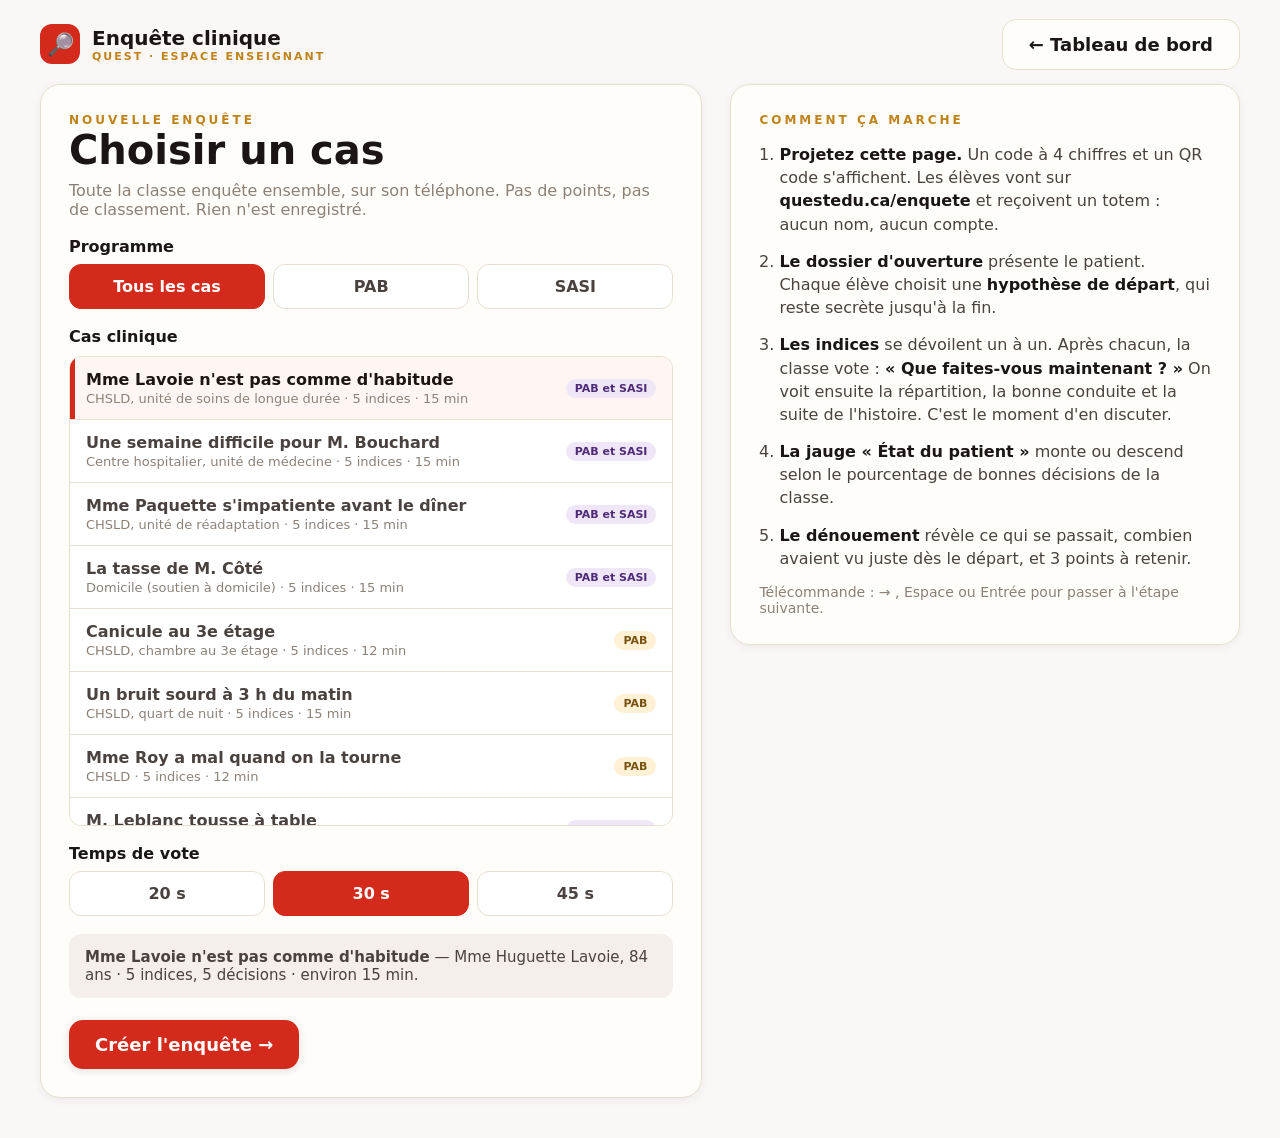
<file: enquete.html>
<!DOCTYPE html>
<html lang="fr">
<head>
<meta charset="UTF-8" />
<meta name="viewport" content="width=device-width, initial-scale=1" />
<title>Enquête clinique — Quest</title>
<meta name="theme-color" content="#D42A1C" />
<link rel="icon" href="icon-192.png" />
<script src="./lib/qrcode-1.4.4.js"></script>
<script src="./enquetes.js"></script>
<style>
/* ============================================================
   Enquête clinique — écran de l'enseignante (projeté en classe)
   Jeu coopératif : toute la classe contre le cas, aucun classement.
   Aucune donnée enregistrée : tout circule par diffusion Supabase
   Realtime (canal « enquete-<NIP> ») et disparaît à la fin.
   ============================================================ */
:root{
  --rouge:#D42A1C; --rouge-f:#A81E12; --encre:#1B1614; --texte:#4A423E; --gris:#8C8177;
  --or:#BF831A; --turq:#3F7A8A; --violet:#6B3FA0; --vert:#2E8B57;
  --fond:#FAF7F6; --carte:#FFFDF9; --ligne:#E7DFD0; --rose:#FBE7E4; --sable:#F4EFEA;
  color-scheme: light;
}
@media (prefers-color-scheme: dark){ :root{ color-scheme: light; } html,body{ background:#FAF7F6 !important; color:#1B1614 !important; } }
*{ box-sizing:border-box; }
html,body{ margin:0; background:var(--fond); color:var(--encre); font-family:"Trebuchet MS", system-ui, sans-serif; }
body{ min-height:100vh; }
button{ font:inherit; cursor:pointer; }
.wrap{ max-width:1280px; margin:0 auto; padding:24px 40px 40px; }
.top{ display:flex; align-items:center; justify-content:space-between; gap:16px; margin-bottom:20px; }
.marque{ display:flex; align-items:center; gap:12px; font-weight:700; font-size:20px; }
.marque .mk{ width:40px; height:40px; border-radius:12px; background:var(--rouge); color:#fff; display:grid; place-items:center; font-size:22px; }
.marque small{ display:block; font-size:11px; letter-spacing:2px; color:var(--or); }
.btn{ border:0; border-radius:14px; padding:14px 26px; font-weight:700; font-size:18px; background:var(--rouge); color:#fff; box-shadow:0 2px 8px rgba(27,22,20,.12); }
.btn:hover{ background:var(--rouge-f); }
.btn:disabled{ opacity:.45; cursor:not-allowed; }
.btn.sec{ background:var(--carte); color:var(--encre); border:1px solid var(--ligne); box-shadow:none; }
.btn.sec:hover{ background:var(--sable); }
.carte{ background:var(--carte); border:1px solid var(--ligne); border-radius:20px; box-shadow:0 2px 10px rgba(27,22,20,.06); }
h1{ font-size:40px; margin:0 0 8px; }
.sur{ font-size:12px; font-weight:700; letter-spacing:3px; color:var(--or); text-transform:uppercase; }
.muted{ color:var(--gris); }
.vide{ text-align:center; padding:60px 20px; color:var(--gris); font-size:20px; }
.erreur{ color:var(--rouge); font-weight:700; margin-top:12px; }
.discret{ background:none; border:0; color:var(--gris); text-decoration:underline; font-size:15px; }

/* ---- Configuration ---- */
.config{ display:grid; grid-template-columns: 1.3fr 1fr; gap:28px; align-items:start; }
.config .carte{ padding:28px; }
label.champ{ display:block; font-weight:700; margin:18px 0 8px; }
.segs{ display:flex; gap:8px; flex-wrap:wrap; }
.segs button{ flex:1; min-width:70px; padding:12px; border-radius:12px; border:1px solid var(--ligne); background:#fff; font-weight:700; color:var(--texte); }
.segs button.on{ background:var(--rouge); color:#fff; border-color:var(--rouge); }
.resume{ margin-top:18px; padding:14px 16px; border-radius:12px; background:var(--sable); color:var(--texte); font-size:15px; min-height:48px; }
.groupe{ margin-bottom:18px; padding:14px 18px; border-radius:14px; background:#E8F3EC; color:#1E5E3A; font-weight:700; display:flex; justify-content:space-between; align-items:center; gap:12px; }
.cas{ border:1px solid var(--ligne); border-radius:12px; background:#fff; margin-top:10px; max-height:470px; overflow:auto; }
.cas button{ display:flex; width:100%; gap:12px; align-items:center; text-align:left; padding:13px 16px; border:0; border-bottom:1px solid var(--ligne); background:#fff; color:var(--texte); font-size:16px; }
.cas button:last-child{ border-bottom:0; }
.cas button:hover{ background:var(--sable); }
.cas button.on{ background:#FFF6F4; color:var(--encre); box-shadow:inset 5px 0 0 var(--rouge); }
.cas .titre{ flex:1; font-weight:700; }
.cas .titre small{ display:block; font-weight:400; color:var(--gris); font-size:13px; margin-top:2px; }
.badge{ flex:none; font-size:11px; font-weight:700; padding:3px 9px; border-radius:999px; background:var(--sable); color:var(--texte); white-space:nowrap; }
.badge.pab{ background:#FFF1D6; color:#7A5310; } .badge.sasi{ background:#E3EEF1; color:#2B5764; } .badge.deux{ background:#EFE7F7; color:#4E2C78; }
.badge.joue{ background:#E8F3EC; color:#1E5E3A; }
.etapes li{ margin:0 0 14px; line-height:1.45; color:var(--texte); }
.etapes b{ color:var(--encre); }

/* ---- Salle d'attente ---- */
.salle{ display:grid; grid-template-columns: 420px 1fr; gap:32px; align-items:start; }
.rejoindre{ padding:28px; text-align:center; }
.rejoindre .url{ font-size:26px; font-weight:700; margin:8px 0 4px; }
.nip{ font-size:96px; font-weight:800; letter-spacing:10px; color:var(--rouge); line-height:1; margin:8px 0 18px; }
.qr svg{ width:240px; height:240px; }
.joueurs{ padding:28px; min-height:420px; }
.compte{ font-size:56px; font-weight:800; color:var(--encre); }
.totems{ display:flex; flex-wrap:wrap; gap:10px; margin-top:18px; }
.totem{ padding:10px 16px; border-radius:999px; background:var(--rose); color:var(--rouge-f); font-weight:700; font-size:18px; animation:pop .35s ease; }
@keyframes pop{ from{ transform:scale(.6); opacity:0 } to{ transform:scale(1); opacity:1 } }

/* ---- Bandeau patient + jauge (permanent pendant l'enquête) ---- */
.bandeau{ display:flex; align-items:center; gap:22px; padding:14px 20px; margin-bottom:22px; }
.bandeau .pat{ display:flex; align-items:center; gap:12px; flex:none; max-width:46%; }
.bandeau .pat .ic{ width:46px; height:46px; border-radius:50%; background:var(--sable); display:grid; place-items:center; font-size:24px; flex:none; }
.bandeau .pat b{ display:block; font-size:19px; color:var(--encre); }
.bandeau .pat span{ color:var(--gris); font-size:14px; }
.jauge{ flex:1; display:flex; align-items:center; gap:14px; }
.jauge .lbl{ font-size:12px; font-weight:700; letter-spacing:2px; color:var(--gris); text-transform:uppercase; white-space:nowrap; }
.jauge .piste{ flex:1; height:24px; border-radius:99px; background:var(--sable); border:1px solid var(--ligne); overflow:hidden; }
.jauge .rempli{ height:100%; border-radius:99px; transition: width 1.6s cubic-bezier(.3,.8,.3,1), background-color 1.6s ease; }
.jauge .val{ font-weight:800; font-size:24px; min-width:58px; text-align:right; }
.jauge .etiq{ padding:7px 14px; border-radius:999px; color:#fff; font-weight:700; font-size:15px; white-space:nowrap; transition:background-color 1.6s ease; }
.e-crit{ background:var(--rouge); } .e-preo{ background:var(--or); } .e-stab{ background:var(--turq); } .e-amel{ background:var(--vert); }
.delta{ font-weight:800; font-size:17px; padding:5px 11px; border-radius:999px; animation:pop .5s ease 1.2s both; white-space:nowrap; }
.delta.mont{ background:#E8F3EC; color:#1E5E3A; } .delta.stab{ background:var(--sable); color:var(--texte); } .delta.desc{ background:var(--rose); color:var(--rouge-f); }

/* ---- Dossier, indices, votes ---- */
.qhaut{ display:flex; align-items:center; justify-content:space-between; gap:20px; }
.qnum{ font-size:18px; font-weight:700; color:var(--gris); }
.chrono{ width:104px; height:104px; border-radius:50%; background:var(--rouge); color:#fff; display:grid; place-items:center; font-size:44px; font-weight:800; flex:none; }
.chrono.fin{ background:var(--encre); }
.dossier{ padding:30px 34px; border-left:10px solid var(--turq); }
.dossier .ligne1{ display:flex; gap:18px; flex-wrap:wrap; align-items:baseline; }
.dossier .nom{ font-size:36px; font-weight:800; }
.dossier .meta{ font-size:20px; color:var(--texte); }
.dossier p{ font-size:28px; line-height:1.45; margin:18px 0 0; }
.dossier.petit p{ font-size:20px; margin-top:10px; }
.dossier.petit .nom{ font-size:24px; }
.indice{ padding:30px 34px; display:flex; gap:26px; align-items:flex-start; animation:glisse .6s ease; }
.indice .ico{ width:86px; height:86px; border-radius:22px; display:grid; place-items:center; font-size:46px; flex:none; color:#fff; }
.indice .type{ font-size:14px; font-weight:700; letter-spacing:3px; text-transform:uppercase; }
.indice p{ font-size:30px; line-height:1.4; margin:8px 0 0; font-weight:700; }
.indice.petit{ padding:18px 24px; gap:18px; animation:none; }
.indice.petit .ico{ width:56px; height:56px; font-size:30px; border-radius:16px; }
.indice.petit p{ font-size:20px; }
@keyframes glisse{ from{ transform:translateY(24px); opacity:0 } to{ transform:none; opacity:1 } }
.t-signes .ico{ background:var(--rouge); } .t-signes .type{ color:var(--rouge); }
.t-parole .ico{ background:var(--violet); } .t-parole .type{ color:var(--violet); }
.t-observation .ico{ background:var(--turq); } .t-observation .type{ color:var(--turq); }
.t-resultat .ico{ background:var(--vert); } .t-resultat .type{ color:var(--vert); }
.t-dossier .ico{ background:var(--or); } .t-dossier .type{ color:var(--or); }
.enonce{ font-size:34px; line-height:1.25; font-weight:700; margin:22px 0 22px; }
.choix{ display:grid; grid-template-columns:1fr 1fr; gap:16px; }
.ch{ display:flex; align-items:center; gap:18px; padding:20px 22px; border-radius:18px; color:#fff; font-size:23px; font-weight:700; min-height:100px; position:relative; overflow:hidden; line-height:1.3; }
.ch .lettre{ width:50px; height:50px; border-radius:14px; background:rgba(255,255,255,.22); display:grid; place-items:center; font-size:25px; flex:none; }
.ch .barre{ position:absolute; left:0; bottom:0; height:8px; background:rgba(255,255,255,.6); transition:width 1s ease; }
.ch .n{ margin-left:auto; font-size:30px; padding-left:10px; }
.c0{ background:var(--rouge); } .c1{ background:var(--turq); } .c2{ background:var(--or); } .c3{ background:var(--violet); }
.ch.pale{ opacity:.3; }
.ch.bon{ outline:6px solid var(--vert); outline-offset:3px; }
.reponses{ margin-top:20px; font-size:20px; color:var(--texte); font-weight:700; }
.boites{ display:grid; grid-template-columns:1fr 1fr; gap:18px; margin-top:22px; }
.boite{ padding:18px 22px; border-radius:16px; font-size:20px; line-height:1.45; }
.boite b{ display:block; font-size:13px; letter-spacing:2px; text-transform:uppercase; margin-bottom:6px; }
.boite.suite{ background:#E3EEF1; color:#22414A; } .boite.suite b{ color:var(--turq); }
.boite.pq{ background:#E8F3EC; color:#1E4B31; } .boite.pq b{ color:var(--vert); }
.bas{ display:flex; justify-content:space-between; align-items:center; margin-top:24px; gap:16px; }
.secret{ text-align:center; padding:50px 30px; }
.secret .gros{ font-size:84px; }
.secret .compte{ font-size:72px; color:var(--rouge); }

/* ---- Dénouement ---- */
.revel{ text-align:center; padding:34px; position:relative; overflow:hidden; }
.revel .avant{ font-size:26px; font-weight:700; color:var(--gris); }
.revel .diag{ font-size:44px; font-weight:800; color:var(--rouge); margin:12px 0 10px; line-height:1.15; }
.revel .texte{ font-size:22px; line-height:1.5; color:var(--texte); max-width:980px; margin:0 auto; }
.revel .sceau{ font-size:70px; }
.devoile{ transition:opacity .9s ease, transform .9s ease, filter .9s ease; }
.cache .devoile{ opacity:0; transform:translateY(14px); filter:blur(6px); }
.cache2 .devoile2{ opacity:0; transform:translateY(14px); }
.devoile2{ transition:opacity .8s ease, transform .8s ease; }
.fin3{ display:grid; grid-template-columns:1.1fr 1fr; gap:22px; margin-top:22px; }
.fin3 .carte{ padding:24px 26px; }
.hyp{ display:flex; align-items:center; gap:12px; margin:12px 0; font-size:19px; }
.hyp .nomh{ width:46%; font-weight:700; }
.hyp .p{ flex:1; height:30px; background:var(--sable); border-radius:10px; overflow:hidden; }
.hyp .p div{ height:100%; background:var(--gris); border-radius:10px; transition:width 1.2s ease; }
.hyp.bonne .nomh{ color:var(--vert); } .hyp.bonne .p div{ background:var(--vert); }
.hyp .n{ width:40px; text-align:right; font-weight:800; }
.retenir{ margin:10px 0 0; padding-left:22px; }
.retenir li{ font-size:19px; line-height:1.45; margin-bottom:12px; color:var(--texte); }
.retenir li b{ color:var(--encre); }
@media (prefers-reduced-motion: reduce){ .devoile,.devoile2,.jauge .rempli,.hyp .p div,.ch .barre{ transition:none; } .indice,.totem{ animation:none; } }
@media (max-width: 900px){ .config,.salle,.fin3,.boites{ grid-template-columns:1fr; } .choix{ grid-template-columns:1fr; } .enonce{ font-size:26px; } .wrap{ padding:18px; } .bandeau{ flex-wrap:wrap; } .bandeau .pat{ max-width:none; } }
</style>
</head>
<body>
<div class="wrap" id="app"><div class="vide">Chargement…</div></div>

<script type="module">
import { createClient } from "./lib/supabase-2.119.2.esm.js";

const SUPABASE_URL = "https://gejmaxobebsamvfkkpoj.supabase.co";
const SUPABASE_KEY = "sb_publishable_jqf5eYy0Coka5d0-E86JJQ_bCiQDyvD";
const supabase = createClient(SUPABASE_URL, SUPABASE_KEY);
const URL_JOUEUR = "https://questedu.ca/enquete/";
const CAS = Array.isArray(window.ENQUETES) ? window.ENQUETES : (typeof ENQUETES !== "undefined" ? ENQUETES : []);

/* Totems : MÊMES listes que le Défi et les apps élèves. Le joueur n'envoie que des indices ;
   l'écran projeté reconstruit le nom lui-même : personne ne peut afficher un texte libre. */
const TOTEM_NOUNS = [["🦊","Renard","Fox","m"],["🦦","Loutre","Otter","f"],["🦫","Castor","Beaver","m"],["🦉","Hibou","Owl","m"],["🦡","Blaireau","Badger","m"],["🐺","Loup","Wolf","m"],["🦅","Aigle","Eagle","m"],["🐿️","Écureuil","Squirrel","m"],["🐗","Sanglier","Boar","m"],["🦔","Hérisson","Hedgehog","m"],["🐻","Ours","Bear","m"],["🦌","Cerf","Stag","m"],["🦆","Canard","Duck","m"],["🐇","Lièvre","Hare","m"],["🐢","Tortue","Turtle","f"],["🐸","Grenouille","Frog","f"],["🐝","Abeille","Bee","f"],["🐜","Fourmi","Ant","f"]];
const TOTEM_ADJ = [["Vaillant","Vaillante","Valiant"],["Rusé","Rusée","Cunning"],["Débrouillard","Débrouillarde","Resourceful"],["Malin","Maligne","Clever"],["Adroit","Adroite","Deft"],["Curieux","Curieuse","Curious"],["Ingénieux","Ingénieuse","Ingenious"],["Tenace","Tenace","Tenacious"],["Habile","Habile","Skillful"],["Vif","Vive","Quick"],["Futé","Futée","Sharp"],["Astucieux","Astucieuse","Astute"],["Persévérant","Persévérante","Persistent"],["Audacieux","Audacieuse","Bold"],["Minutieux","Minutieuse","Meticulous"],["Agile","Agile","Agile"],["Bricoleur","Bricoleuse","Handy"],["Éveillé","Éveillée","Bright"],["Appliqué","Appliquée","Diligent"],["Costaud","Costaude","Sturdy"]];
function totemDe(n, a) {
  const N = TOTEM_NOUNS[n], A = TOTEM_ADJ[a];
  if (!N || !A) return null;
  return { emoji: N[0], nom: `${N[1]} ${N[3] === "f" ? A[1] : A[0]}` };
}

const TYPES = {
  signes: ["🩺", "Signes vitaux"], parole: ["💬", "Ce qu'on vous dit"], observation: ["👀", "Observation"],
  resultat: ["🧪", "Résultat"], dossier: ["📋", "Dossier et médication"],
};
const PROG = { pab: ["PAB", "pab"], sasi: ["SASI", "sasi"], "les deux": ["PAB et SASI", "deux"] };

/* Jauge « État du patient » : 0 à 100, départ à 60. */
const JAUGE_DEPART = 60;
function variation(pct) { return pct >= 70 ? 12 : pct >= 40 ? 4 : -12; }
function etiquette(v) {
  if (v < 25) return ["Critique", "e-crit", "#D42A1C"];
  if (v < 50) return ["Préoccupant", "e-preo", "#BF831A"];
  if (v < 75) return ["Stable", "e-stab", "#3F7A8A"];
  return ["En voie d'amélioration", "e-amel", "#2E8B57"];
}

const esc = (s) => String(s ?? "").replace(/[&<>"']/g, (c) => ({ "&":"&amp;","<":"&lt;",">":"&gt;",'"':"&quot;","'":"&#39;" }[c]));
const melanger = (a) => { a = a.slice(); for (let i = a.length - 1; i > 0; i--) { const j = Math.floor(Math.random() * (i + 1)); [a[i], a[j]] = [a[j], a[i]]; } return a; };
const lire = (k, d) => { try { const v = localStorage.getItem(k); return v ? JSON.parse(v) : d; } catch { return d; } };
const ecrire = (k, v) => { try { localStorage.setItem(k, JSON.stringify(v)); } catch {} };
const pluriel = (n, mot, pl) => `${n} ${n > 1 ? (pl || mot + "s") : mot}`;

/* ------------------------------------------------------------------ état */
const S = {
  ecran: "config",
  cfg: Object.assign({ cas: CAS[0]?.id, duree: 30, filtre: "tous" }, lire("enquete_cfg", {})),
  joues: new Set(),        // cas déjà joués pendant cette séance
  nip: null, canal: null, hid: Math.random().toString(36).slice(2, 10), seq: 0,
  joueurs: new Map(),      // id → { n, a }
  cas: null,               // cas préparé (choix mélangés)
  phase: "lobby",          // lobby · dossier · hypothese · hypoFin · indice · decision · resultat · denouement · entracte · ferme
  e: -1,                   // étape courante
  t0: 0, dureeV: 30, minuterie: null, pouls: null, anim: [], suspense: false,
  votesHypo: new Map(),    // id → indice d'hypothèse (secret jusqu'au dénouement)
  votes: new Map(),        // id → choix pour la décision en cours
  jauge: JAUGE_DEPART, jaugeVue: JAUGE_DEPART,
  bilan: [],               // par étape : { comptes, bons, total, pct, delta, justes, votants }
};
if (!CAS.some((c) => c.id === S.cfg.cas)) S.cfg.cas = CAS[0]?.id;

/* Prépare un cas : mélange hypothèses et choix (la bonne réponse n'est jamais toujours au même endroit). */
function preparer(c) {
  const hyp = melanger(c.hypotheses);
  return {
    id: c.id, titre: c.titre, programme: c.programme, patient: c.patient, ouverture: c.ouverture, denouement: c.denouement,
    hyp: hyp.map((h) => h.texte), hypBon: hyp.findIndex((h) => h.bonne),
    etapes: c.etapes.map((e) => {
      const ch = melanger(e.choix);
      return { indice: e.indice, question: e.question, choix: ch.map((x) => x.texte), bon: ch.findIndex((x) => x.bonne), suite: e.suite, explication: e.explication };
    }),
  };
}

/* ---------------------------------------------------------- temps réel */
async function ouvrirCanal() {
  S.nip = String(Math.floor(1000 + Math.random() * 9000));
  S.canal = supabase.channel("enquete-" + S.nip, { config: { broadcast: { self: false } } });
  S.canal
    .on("broadcast", { event: "rejoindre" }, ({ payload }) => recevoirJoueur(payload))
    .on("broadcast", { event: "vote" }, ({ payload }) => recevoirVote(payload));
  await new Promise((ok) => S.canal.subscribe((s) => { if (s === "SUBSCRIBED") ok(); }));
  clearInterval(S.pouls);
  S.pouls = setInterval(diffuser, 1500);   // battement : rattrape les retardataires et les messages perdus
  diffuser();
}
function recevoirJoueur(p) {
  if (!p || typeof p.id !== "string" || p.id.length > 20) return;
  const n = Number(p.n), a = Number(p.a);
  if (!totemDe(n, a)) return;
  const j = S.joueurs.get(p.id);
  if (j) { j.n = n; j.a = a; } else S.joueurs.set(p.id, { n, a });
  diffuser();
  if (S.phase === "lobby" && S.ecran === "partie") rendre();
  else if (S.ecran === "config") majGroupe();
  else rendreCompteVotes();
}
function recevoirVote(p) {
  if (!p || !S.joueurs.has(p.id)) return;
  const c = Number(p.c);
  if (S.phase === "hypothese" && p.k === "h") {
    if (S.votesHypo.has(p.id)) return;                           // la première réponse compte
    if (!Number.isInteger(c) || c < 0 || c >= S.cas.hyp.length) return;
    S.votesHypo.set(p.id, c);
    diffuser(); rendreCompteVotes();
    if (S.votesHypo.size >= S.joueurs.size) fermerVote();
  } else if (S.phase === "decision" && p.k === S.e) {
    if (S.votes.has(p.id)) return;
    if (!Number.isInteger(c) || c < 0 || c >= S.cas.etapes[S.e].choix.length) return;
    S.votes.set(p.id, c);
    diffuser(); rendreCompteVotes();
    if (S.votes.size >= S.joueurs.size) fermerVote();
  }
}
function etatPublic() {
  const e = { hid: S.hid, seq: ++S.seq, phase: S.phase, inscrits: [...S.joueurs.keys()] };
  if (!S.cas || ["lobby", "entracte", "ferme"].includes(S.phase)) {
    if (S.cas && S.phase === "lobby") e.titre = S.cas.titre;
    return e;
  }
  const C = S.cas;
  e.titre = C.titre; e.total = C.etapes.length;
  e.jauge = S.phase === "denouement" && S.suspense ? null : S.jauge;
  e.patient = C.patient;
  if (["dossier", "hypothese", "hypoFin"].includes(S.phase)) e.ouverture = C.ouverture;
  if (S.phase === "hypothese") {
    e.v = { cle: "h", texte: "Quelle est ton hypothèse de départ ?", choix: C.hyp, duree: S.dureeV * 1000, restant: restant() };
    e.repondu = [...S.votesHypo.keys()];
  }
  if (S.phase === "hypoFin") { e.nbHypo = S.votesHypo.size; e.aVote = [...S.votesHypo.keys()]; }
  if (["indice", "decision", "resultat"].includes(S.phase)) { e.e = S.e; e.indice = C.etapes[S.e].indice; }
  if (S.phase === "decision") {
    const et = C.etapes[S.e];
    e.v = { cle: S.e, texte: et.question, choix: et.choix, duree: S.dureeV * 1000, restant: restant() };
    e.repondu = [...S.votes.keys()];
  }
  if (S.phase === "resultat") {
    const et = C.etapes[S.e], b = S.bilan[S.e];
    e.r = { texte: et.question, choix: et.choix, bon: et.bon, comptes: b.comptes, pct: b.pct, delta: b.delta, suite: et.suite };
    e.justes = b.justes; e.votants = b.votants;
  }
  if (S.phase === "denouement") {
    e.suspense = S.suspense;
    if (!S.suspense) {
      const comptes = C.hyp.map((_, k) => [...S.votesHypo.values()].filter((x) => x === k).length);
      e.d = { titre: C.denouement.titre, texte: C.denouement.texte, aRetenir: C.denouement.aRetenir,
        hyp: C.hyp.map((t, k) => ({ texte: t, n: comptes[k], bonne: k === C.hypBon })), nbHypo: S.votesHypo.size, nbJustes: comptes[C.hypBon] };
      e.hypoJustes = [...S.votesHypo.entries()].filter(([, x]) => x === C.hypBon).map(([id]) => id);
      e.aVote = [...S.votesHypo.keys()];
    }
  }
  return e;
}
function diffuser() {
  if (!S.canal) return;
  S.canal.send({ type: "broadcast", event: "etat", payload: etatPublic() });
}
const restant = () => Math.max(0, S.dureeV * 1000 - (performance.now() - S.t0));

/* ------------------------------------------------------------ partie */
async function creerEnquete() {
  const brut = CAS.find((c) => c.id === S.cfg.cas);
  if (!brut) return;
  ecrire("enquete_cfg", S.cfg);
  S.cas = preparer(brut);
  S.e = -1; S.votesHypo = new Map(); S.votes = new Map(); S.bilan = [];
  S.jauge = JAUGE_DEPART; S.jaugeVue = JAUGE_DEPART; S.suspense = false;
  if (!S.canal) await ouvrirCanal();
  S.phase = "lobby"; S.ecran = "partie";
  diffuser(); rendre();
}
function aller(phase) { arreterAnimation(); S.phase = phase; diffuser(); rendre(); }
function ouvrirVote(phase) {
  S.phase = phase; S.t0 = performance.now(); S.dureeV = S.cfg.duree;
  if (phase === "decision") S.votes = new Map();
  clearInterval(S.minuterie);
  S.minuterie = setInterval(() => {
    const r = Math.ceil(restant() / 1000);
    const el = document.getElementById("chrono");
    if (el) { el.textContent = Math.max(0, r); if (r <= 5) el.classList.add("fin"); }
    if (r <= 0) fermerVote();
  }, 200);
  diffuser(); rendre();
}
function fermerVote() {
  if (S.phase !== "hypothese" && S.phase !== "decision") return;
  clearInterval(S.minuterie);
  if (S.phase === "hypothese") { S.phase = "hypoFin"; diffuser(); rendre(); return; }
  const et = S.cas.etapes[S.e];
  const comptes = et.choix.map((_, k) => [...S.votes.values()].filter((x) => x === k).length);
  const total = S.votes.size, bons = comptes[et.bon];
  const pct = total ? Math.round((bons / total) * 100) : 0;
  const delta = variation(pct);
  S.bilan[S.e] = {
    comptes, bons, total, pct, delta,
    justes: [...S.votes.entries()].filter(([, x]) => x === et.bon).map(([id]) => id),
    votants: [...S.votes.keys()],
  };
  S.jauge = Math.max(0, Math.min(100, S.jauge + delta));
  S.phase = "resultat"; diffuser(); rendre();
}
function suivant() {
  if (S.phase === "lobby") { if (S.joueurs.size) aller("dossier"); }
  else if (S.phase === "dossier") ouvrirVote("hypothese");
  else if (S.phase === "hypothese" || S.phase === "decision") fermerVote();
  else if (S.phase === "hypoFin") { S.e = 0; aller("indice"); }
  else if (S.phase === "indice") ouvrirVote("decision");
  else if (S.phase === "resultat") {
    if (S.e + 1 < S.cas.etapes.length) { S.e++; aller("indice"); }
    else { S.phase = "denouement"; rendre(); }        // rendreDenouement diffuse lui-même (suspense)
  }
}
function arreterAnimation() { S.anim.forEach(clearTimeout); S.anim = []; S.suspense = false; }
function autreCas() {
  arreterAnimation(); clearInterval(S.minuterie);
  if (S.cas && S.phase === "denouement") S.joues.add(S.cas.id);   // « Changer de cas » depuis la salle ne compte pas
  const suivantNonJoue = CAS.find((c) => !S.joues.has(c.id) && filtreOk(c));
  if (suivantNonJoue) S.cfg.cas = suivantNonJoue.id;
  S.cas = null; S.ecran = "config"; S.phase = "entracte"; diffuser(); rendre();
}
async function quitter() {
  arreterAnimation(); clearInterval(S.minuterie);
  if (S.canal) {
    S.phase = "ferme"; S.cas = null;
    for (let k = 0; k < 3; k++) { diffuser(); await new Promise((r) => setTimeout(r, 250)); }   // les téléphones affichent « terminé »
    clearInterval(S.pouls);
    try { await supabase.removeChannel(S.canal); } catch {}
  }
  clearInterval(S.pouls);
  S.canal = null; S.nip = null; S.joueurs.clear(); S.joues.clear(); S.cas = null;
  S.ecran = "config"; S.phase = "lobby"; rendre();
}

/* ------------------------------------------------------------ rendu */
const $app = document.getElementById("app");
const entete = (droite = "") => `
  <div class="top">
    <div class="marque"><span class="mk">🔎</span><span>Enquête clinique<small>QUEST · ESPACE ENSEIGNANT</small></span></div>
    <div>${droite}</div>
  </div>`;

function rendre() {
  if (S.ecran === "config") return rendreConfig();
  const f = { lobby: rendreSalle, dossier: rendreDossier, hypothese: rendreHypothese, hypoFin: rendreHypoFin,
    indice: rendreIndice, decision: rendreDecision, resultat: rendreResultat, denouement: rendreDenouement }[S.phase];
  if (f) f();
}

function filtreOk(c) { const f = S.cfg.filtre; return f === "tous" || c.programme === f || c.programme === "les deux"; }
function rendreConfig() {
  const c = S.cfg;
  const seg = (cle, vals, fmt) => `<div class="segs">${vals.map((v) => `<button data-seg="${cle}" data-val="${v}" class="${String(c[cle]) === String(v) ? "on" : ""}">${fmt ? fmt(v) : v}</button>`).join("")}</div>`;
  const liste = CAS.filter(filtreOk);
  if (liste.length && !liste.some((k) => k.id === c.cas)) c.cas = liste[0].id;
  const lignes = liste.map((k) => {
    const [plbl, pcls] = PROG[k.programme] || [k.programme, ""];
    return `<button data-cas="${esc(k.id)}" class="${k.id === c.cas ? "on" : ""}"><span class="titre">${esc(k.titre)}<small>${esc(k.patient.milieu)} · ${pluriel(k.etapes.length, "indice")} · ${esc(k.duree || "")}</small></span>`
      + `${S.joues.has(k.id) ? `<span class="badge joue">✓ joué</span>` : ""}<span class="badge ${pcls}">${plbl}</span></button>`;
  }).join("");
  const groupe = S.canal ? `<div class="groupe" id="groupe"></div>` : "";
  $app.innerHTML = `${entete(S.canal ? `<button class="discret" id="quitter">Terminer la séance</button>` : `<a class="btn sec" href="./" style="text-decoration:none">← Tableau de bord</a>`)}
  <div class="config">
    <div class="carte">
      ${groupe}
      <div class="sur">${S.canal ? "Prochain cas" : "Nouvelle enquête"}</div>
      <h1>Choisir un cas</h1>
      <p class="muted" style="margin:0">Toute la classe enquête ensemble, sur son téléphone. Pas de points, pas de classement. Rien n'est enregistré.</p>
      <label class="champ">Programme</label>${seg("filtre", ["tous", "pab", "sasi"], (v) => ({ tous: "Tous les cas", pab: "PAB", sasi: "SASI" })[v])}
      <label class="champ">Cas clinique</label>
      <div class="cas">${lignes || `<div class="vide">Aucun cas.</div>`}</div>
      <label class="champ">Temps de vote</label>${seg("duree", [20, 30, 45], (v) => v + " s")}
      <div class="resume" id="resume"></div>
      <div style="margin-top:22px"><button class="btn" id="creer" ${liste.length ? "" : "disabled"}>${S.canal ? "Ouvrir ce cas avec le même groupe →" : "Créer l'enquête →"}</button></div>
    </div>
    <div class="carte">
      <div class="sur">Comment ça marche</div>
      <ol class="etapes" style="padding-left:20px;margin:16px 0 0">
        <li><b>Projetez cette page.</b> Un code à 4 chiffres et un QR code s'affichent. Les élèves vont sur <b>questedu.ca/enquete</b> et reçoivent un totem : aucun nom, aucun compte.</li>
        <li><b>Le dossier d'ouverture</b> présente le patient. Chaque élève choisit une <b>hypothèse de départ</b>, qui reste secrète jusqu'à la fin.</li>
        <li><b>Les indices</b> se dévoilent un à un. Après chacun, la classe vote : <b>« Que faites-vous maintenant ? »</b> On voit ensuite la répartition, la bonne conduite et la suite de l'histoire. C'est le moment d'en discuter.</li>
        <li><b>La jauge « État du patient »</b> monte ou descend selon le pourcentage de bonnes décisions de la classe.</li>
        <li><b>Le dénouement</b> révèle ce qui se passait, combien avaient vu juste dès le départ, et 3 points à retenir.</li>
      </ol>
      <p class="muted" style="font-size:14px;margin:6px 0 0">Télécommande : → , Espace ou Entrée pour passer à l'étape suivante.</p>
    </div>
  </div>`;
  const k = CAS.find((x) => x.id === c.cas);
  const res = document.getElementById("resume");
  if (k && res) res.innerHTML = `<b>${esc(k.titre)}</b> — ${esc(k.patient.nom)}, ${k.patient.age} ans · ${pluriel(k.etapes.length, "indice")}, ${pluriel(k.etapes.length, "décision")} · environ ${esc(k.duree || "15 min")}.`;
  majGroupe();
  $app.querySelectorAll("[data-cas]").forEach((b) => b.addEventListener("click", () => { S.cfg.cas = b.dataset.cas; rendre(); }));
  $app.querySelectorAll("[data-seg]").forEach((b) => b.addEventListener("click", () => {
    const k2 = b.dataset.seg; const v = b.dataset.val; S.cfg[k2] = /^\d+$/.test(v) ? Number(v) : v; rendre();
  }));
  const cr = $app.querySelector("#creer"); if (cr) cr.addEventListener("click", () => { cr.disabled = true; cr.textContent = "Connexion…"; creerEnquete(); });
  const q = $app.querySelector("#quitter"); if (q) q.addEventListener("click", quitter);
}
function majGroupe() {
  const g = document.getElementById("groupe");
  if (g) g.innerHTML = `<span>👥 Même groupe : ${pluriel(S.joueurs.size, "joueur")} · code ${S.nip}</span><span style="font-weight:400">Les téléphones attendent le prochain cas.</span>`;
}

function qrSvg(texte) {
  try { const q = qrcode(0, "M"); q.addData(texte); q.make(); return q.createSvgTag({ cellSize: 6, margin: 2, scalable: true }); } catch { return ""; }
}
function rendreSalle() {
  const lien = `${URL_JOUEUR}?pin=${S.nip}`;
  const tot = [...S.joueurs.values()].map((j) => totemDe(j.n, j.a)).map((t) => `<span class="totem">${t.emoji} ${esc(t.nom)}</span>`).join("");
  const [plbl, pcls] = PROG[S.cas.programme] || ["", ""];
  $app.innerHTML = `${entete(`<button class="discret" id="retour">← Changer de cas</button>`)}
  <div class="salle">
    <div class="carte rejoindre">
      <div class="sur">Rejoignez l'enquête</div>
      <div class="qr">${qrSvg(lien)}</div>
      <div class="url">questedu.ca/enquete</div>
      <div class="muted">Code de la partie</div>
      <div class="nip">${S.nip}</div>
    </div>
    <div class="carte joueurs">
      <div class="sur">Cas · ${esc(S.cas.titre)} <span class="badge ${pcls}" style="letter-spacing:0;vertical-align:middle">${plbl}</span></div>
      <div style="display:flex;align-items:baseline;gap:14px;margin-top:8px">
        <span class="compte">${S.joueurs.size}</span><span style="font-size:22px;font-weight:700">enquêteur${S.joueurs.size > 1 ? "s" : ""} dans l'équipe</span>
      </div>
      ${S.joueurs.size ? `<div class="totems">${tot}</div>` : `<div class="vide">En attente des premiers enquêteurs…</div>`}
      <div class="bas"><span class="muted">Les retardataires peuvent se joindre en cours de partie.</span>
        <button class="btn" id="go" ${S.joueurs.size ? "" : "disabled"}>Ouvrir le dossier →</button></div>
    </div>
  </div>`;
  $app.querySelector("#go").addEventListener("click", suivant);
  $app.querySelector("#retour").addEventListener("click", autreCas);
}

/* Bandeau permanent : patient + jauge « État du patient ». */
function bandeau() {
  const p = S.cas.patient;
  const [lbl, cls] = etiquette(S.jaugeVue);
  return `<div class="carte bandeau">
    <div class="pat"><span class="ic">👤</span><span><b>${esc(p.nom)}, ${p.age} ans</b><span>${esc(p.milieu)}</span></span></div>
    <div class="jauge"><span class="lbl">État du patient</span>
      <div class="piste"><div class="rempli" id="jRempli" style="width:${S.jaugeVue}%;background:${etiquette(S.jaugeVue)[2]}"></div></div>
      <span class="val" id="jVal">${S.jaugeVue}</span><span class="etiq ${cls}" id="jEtiq">${lbl}</span><span id="jDelta"></span>
    </div>
  </div>`;
}
/* Anime la jauge de la valeur affichée vers la valeur réelle. */
function animerJauge(delai = 0) {
  if (S.jaugeVue === S.jauge) return;
  const de = S.jaugeVue, vers = S.jauge;
  S.jaugeVue = vers;
  S.anim.push(setTimeout(() => {
    const r = document.getElementById("jRempli"), v = document.getElementById("jVal"), et = document.getElementById("jEtiq");
    if (!r) return;
    const [lbl, cls, coul] = etiquette(vers);
    r.style.width = vers + "%"; r.style.background = coul;
    et.className = "etiq " + cls; et.textContent = lbl;
    const t0 = performance.now();
    (function compter(t) {
      const k = Math.min(1, (t - t0) / 1400);
      v.textContent = Math.round(de + (vers - de) * k);
      if (k < 1 && v.isConnected) requestAnimationFrame(compter);
    })(t0);
  }, delai));
}
function blocDossier(petit) {
  const p = S.cas.patient;
  return `<div class="carte dossier ${petit ? "petit" : ""}">
    <div class="sur">📁 Dossier d'ouverture</div>
    <div class="ligne1"><span class="nom">${esc(p.nom)}</span><span class="meta">${p.age} ans · ${esc(p.milieu)}</span></div>
    <p>${esc(S.cas.ouverture)}</p>
  </div>`;
}
function blocIndice(petit) {
  const et = S.cas.etapes[S.e]; const [ico, lbl] = TYPES[et.indice.type] || ["🔎", "Indice"];
  return `<div class="carte indice t-${esc(et.indice.type)} ${petit ? "petit" : ""}"><span class="ico">${ico}</span>
    <div><div class="type">Indice ${S.e + 1} · ${lbl}</div><p>${esc(et.indice.texte)}</p></div></div>`;
}

function rendreDossier() {
  $app.innerHTML = `${entete(`<button class="discret" id="quitter">Terminer</button>`)}${bandeau()}
  ${blocDossier(false)}
  <div class="bas"><span class="muted">Lisez le dossier ensemble. Ensuite, chacun formule son hypothèse en secret.</span>
    <button class="btn" id="go">Les hypothèses →</button></div>`;
  $app.querySelector("#go").addEventListener("click", suivant);
  $app.querySelector("#quitter").addEventListener("click", quitter);
}
function rendreHypothese() {
  const r = Math.ceil(restant() / 1000);
  $app.innerHTML = `${entete(`<button class="discret" id="stop">Arrêter le vote</button>`)}${bandeau()}
  ${blocDossier(true)}
  <div class="qhaut"><div class="enonce">Quelle est votre hypothèse de départ ? <span class="muted" style="font-size:22px">🔒 secrète jusqu'au dénouement</span></div><div class="chrono" id="chrono">${Math.max(0, r)}</div></div>
  <div class="choix">${S.cas.hyp.map((t, k) => `<div class="ch c${k}"><span class="lettre">${"ABCD"[k]}</span><span>${esc(t)}</span></div>`).join("")}</div>
  <div class="reponses" id="nbrep"></div>`;
  rendreCompteVotes();
  $app.querySelector("#stop").addEventListener("click", fermerVote);
}
function rendreHypoFin() {
  const n = S.votesHypo.size;
  $app.innerHTML = `${entete(`<button class="discret" id="quitter">Terminer</button>`)}${bandeau()}
  <div class="carte secret"><div class="gros">🔒</div>
    <div class="compte">${n}</div>
    <div style="font-size:28px;font-weight:700">hypothèse${n > 1 ? "s" : ""} reçue${n > 1 ? "s" : ""}</div>
    <p class="muted" style="font-size:20px">Elles restent secrètes jusqu'au dénouement. Place aux indices !</p></div>
  <div class="bas"><span></span><button class="btn" id="go">Premier indice →</button></div>`;
  $app.querySelector("#go").addEventListener("click", suivant);
  $app.querySelector("#quitter").addEventListener("click", quitter);
}
function rendreIndice() {
  $app.innerHTML = `${entete(`<button class="discret" id="quitter">Terminer</button>`)}${bandeau()}
  <div class="qnum" style="margin-bottom:12px">Indice ${S.e + 1} sur ${S.cas.etapes.length}</div>
  ${blocIndice(false)}
  <div class="bas"><span class="muted">Prenez un moment pour observer. Qu'est-ce que cet indice vous apprend ?</span>
    <button class="btn" id="go">Que faites-vous ? Voter →</button></div>`;
  $app.querySelector("#go").addEventListener("click", suivant);
  $app.querySelector("#quitter").addEventListener("click", quitter);
}
function rendreDecision() {
  const et = S.cas.etapes[S.e]; const r = Math.ceil(restant() / 1000);
  $app.innerHTML = `${entete(`<button class="discret" id="stop">Arrêter le vote</button>`)}${bandeau()}
  ${blocIndice(true)}
  <div class="qhaut"><div class="enonce">${esc(et.question)}</div><div class="chrono" id="chrono">${Math.max(0, r)}</div></div>
  <div class="choix">${et.choix.map((t, k) => `<div class="ch c${k}"><span class="lettre">${"ABCD"[k]}</span><span>${esc(t)}</span></div>`).join("")}</div>
  <div class="reponses" id="nbrep"></div>`;
  rendreCompteVotes();
  $app.querySelector("#stop").addEventListener("click", fermerVote);
}
function rendreCompteVotes() {
  const el = document.getElementById("nbrep");
  if (!el) return;
  if (S.phase === "hypothese") { const n = S.votesHypo.size; el.textContent = `${n} hypothèse${n > 1 ? "s" : ""} reçue${n > 1 ? "s" : ""} sur ${S.joueurs.size}`; }
  else if (S.phase === "decision") el.textContent = `${pluriel(S.votes.size, "vote")} sur ${S.joueurs.size}`;
}
function rendreResultat() {
  const et = S.cas.etapes[S.e], b = S.bilan[S.e];
  const max = Math.max(1, ...b.comptes);
  const dernier = S.e + 1 >= S.cas.etapes.length;
  const sens = b.delta > 0 ? (b.delta >= 10 ? "mont" : "stab") : "desc";
  const msg = b.total === 0 ? "Aucun vote : le patient attend…" : `${b.pct} % de bonnes décisions`;
  $app.innerHTML = `${entete(`<button class="discret" id="quitter">Terminer</button>`)}${bandeau()}
  <div class="qhaut"><span class="qnum">Décision ${S.e + 1} sur ${S.cas.etapes.length} · ${msg}</span></div>
  <div class="enonce" style="font-size:26px;margin:12px 0 18px">${esc(et.question)}</div>
  <div class="choix">${et.choix.map((t, k) => `<div class="ch c${k} ${k === et.bon ? "bon" : "pale"}"><span class="lettre">${k === et.bon ? "✓" : "ABCD"[k]}</span><span>${esc(t)}</span><span class="n">${b.comptes[k]}</span><span class="barre" style="width:${(b.comptes[k] / max) * 100}%"></span></div>`).join("")}</div>
  <div class="boites">
    <div class="boite suite"><b>La suite de l'histoire</b>${esc(et.suite)}</div>
    <div class="boite pq"><b>Pourquoi ?</b>${esc(et.explication)}</div>
  </div>
  <div class="bas"><span></span><button class="btn" id="go">${dernier ? "Le dénouement 🔎" : "Indice suivant →"}</button></div>`;
  $app.querySelector("#go").addEventListener("click", suivant);
  $app.querySelector("#quitter").addEventListener("click", quitter);
  const d = document.getElementById("jDelta");
  if (d) d.innerHTML = `<span class="delta ${sens}">${b.delta > 0 ? "+" : ""}${b.delta}</span>`;
  animerJauge(700);
}

function rendreDenouement() {
  arreterAnimation();
  const C = S.cas, D = C.denouement;
  const comptes = C.hyp.map((_, k) => [...S.votesHypo.values()].filter((x) => x === k).length);
  const nb = S.votesHypo.size, justes = comptes[C.hypBon], max = Math.max(1, ...comptes);
  const [lbl] = etiquette(S.jauge);
  const anime = !matchMedia("(prefers-reduced-motion: reduce)").matches;
  const bilanDec = S.bilan.filter(Boolean);
  const moy = bilanDec.length ? Math.round(bilanDec.reduce((s, b) => s + b.pct, 0) / bilanDec.length) : 0;
  $app.innerHTML = `${entete(`<button class="btn sec" id="autre">Rejouer un autre cas avec le même groupe</button> <button class="discret" id="quitter">Terminer</button>`)}${bandeau()}
  <div id="scene" class="${anime ? "cache cache2" : ""}">
    <div class="carte revel">
      <div class="avant" id="avant">${anime ? "🔎 Ce qui se passait vraiment…" : "Ce qui se passait vraiment"}</div>
      <div class="devoile"><div class="diag">${esc(D.titre)}</div><div class="texte">${esc(D.texte)}</div></div>
    </div>
    <div class="fin3 devoile2">
      <div class="carte">
        <div class="sur">Les hypothèses de départ</div>
        <p style="font-size:22px;font-weight:700;margin:10px 0 6px">${nb ? `${justes} enquêteur${justes > 1 ? "s" : ""} sur ${nb} avai${justes > 1 ? "en" : ""}t vu juste dès le départ.` : "Aucune hypothèse n'avait été formulée."}</p>
        ${C.hyp.map((t, k) => `<div class="hyp ${k === C.hypBon ? "bonne" : ""}"><span class="nomh">${k === C.hypBon ? "✓ " : ""}${esc(t)}</span><span class="p"><div data-l="${(comptes[k] / max) * 100}" style="width:${anime ? 0 : (comptes[k] / max) * 100}%"></div></span><span class="n">${comptes[k]}</span></div>`).join("")}
        <p class="muted" style="margin:14px 0 0">État final du patient : <b style="color:var(--encre)">${S.jauge}/100 · ${lbl}</b> · ${moy} % de bonnes décisions en moyenne.</p>
      </div>
      <div class="carte">
        <div class="sur">3 points à retenir</div>
        <ol class="retenir">${D.aRetenir.map((t) => `<li><b>${esc(t)}</b></li>`).join("")}</ol>
      </div>
    </div>
  </div>`;
  $app.querySelector("#autre").addEventListener("click", autreCas);
  $app.querySelector("#quitter").addEventListener("click", quitter);
  if (!anime) { S.suspense = false; diffuser(); return; }
  // Dévoilement sobre : suspense, puis la réponse se précise, puis les hypothèses et les points à retenir.
  S.suspense = true; diffuser();
  const sc = document.getElementById("scene");
  const etapes = [
    [1800, () => { sc.classList.remove("cache"); const a = document.getElementById("avant"); if (a) a.textContent = "Ce qui se passait vraiment"; }],
    [3000, () => { sc.classList.remove("cache2"); S.suspense = false; diffuser(); }],
    [3300, () => sc.querySelectorAll("[data-l]").forEach((d) => (d.style.width = d.dataset.l + "%"))],
  ];
  S.anim = etapes.map(([ms, f]) => setTimeout(f, ms));
}

/* Raccourci clavier pour la télécommande de présentation : → , Espace ou Entrée = étape suivante. */
document.addEventListener("keydown", (e) => {
  if (S.ecran !== "partie" || !["ArrowRight", " ", "PageDown", "Enter"].includes(e.key)) return;
  if (e.target && /INPUT|SELECT|TEXTAREA|BUTTON/.test(e.target.tagName)) return;
  e.preventDefault();
  suivant();
});
window.addEventListener("beforeunload", (e) => { if (S.canal && S.joueurs.size && S.phase !== "denouement") { e.preventDefault(); e.returnValue = ""; } });

/* Accès pour les tests automatisés (aucun effet en classe). */
window.__enquete = { S, suivant, fermerVote, autreCas, quitter, creerEnquete };

if (!CAS.length) $app.innerHTML = `<div class="vide">Les cas n'ont pas pu être chargés (enquetes.js).</div>`;
else rendre();
</script>
</body>
</html>
</file>
<file: style.css>
:root {
  --ground:#F5F2EC; --panel:#FFFFFF; --panel-2:#FBF8F1; --sidebar:#221F19;
  --ink:#23201A; --ink-soft:#6A6355; --ink-faint:#9A9280;
  --accent:#9A7A2E; --accent-soft:#C9A961; --accent-ink:#241d07;
  --line:#E7DFCE; --line-strong:#D6CAB0;
  --ok:#3B6E45; --ok-bg:#E7EFE6; --warn:#9A6A16; --warn-bg:#F6ECD6; --crit:#A8442A; --crit-bg:#F6E7E1;
  --track:#EAE3D3;
  --shadow:0 1px 2px rgba(60,48,20,.05), 0 8px 22px rgba(60,48,20,.05);
  --serif:-apple-system,system-ui,'Segoe UI',Roboto,sans-serif;
  --sans:system-ui,-apple-system,'Segoe UI',Roboto,sans-serif;
  --mono:ui-monospace,'SF Mono',Menlo,monospace;
}
@media (prefers-color-scheme: dark) {
  :root {
    --ground:#161B20; --panel:#1F272D; --panel-2:#1B2227; --sidebar:#12171B;
    --ink:#ECE7DC; --ink-soft:#A6ADAB; --ink-faint:#727B79;
    --accent:#D9BE84; --accent-soft:#C9A961;
    --line:#2C353C; --line-strong:#3A444B;
    --ok:#7FBF8B; --ok-bg:#20302522; --warn:#E0B15E; --warn-bg:#332a1622; --crit:#E39479; --crit-bg:#3a241c33;
    --track:#2A333A; --shadow:0 1px 2px rgba(0,0,0,.3), 0 10px 28px rgba(0,0,0,.3);
  }
}
* { box-sizing:border-box; }
body { margin:0; background:var(--ground); color:var(--ink); font-family:var(--sans); font-size:14px; line-height:1.55; -webkit-font-smoothing:antialiased; }
.loading { padding:60px; text-align:center; color:var(--ink-soft); }

/* Login */
.login-wrap { min-height:100vh; display:flex; align-items:center; justify-content:center; padding:24px; }
.login { background:var(--panel); border:1px solid var(--line); border-radius:16px; box-shadow:var(--shadow); padding:34px 30px; max-width:400px; width:100%; text-align:center; }
.login .mk { width:52px; height:52px; border-radius:13px; border:2px solid var(--accent-soft); display:flex; align-items:center; justify-content:center; font-size:26px; margin:0 auto 16px; }
.login h1 { font-family:var(--serif); font-size:23px; margin:0 0 4px; }
.login p { color:var(--ink-soft); margin:0 0 22px; font-size:13.5px; }
.login label { display:block; text-align:left; font-size:12px; color:var(--ink-soft); margin-bottom:6px; }
.login input { width:100%; padding:13px 14px; border-radius:10px; border:1px solid var(--line-strong); background:var(--panel-2); color:var(--ink); font-size:15px; font-family:inherit; }
.login button { width:100%; margin-top:14px; background:var(--accent-soft); color:var(--accent-ink); font-weight:700; border:none; border-radius:10px; padding:13px; font-size:14.5px; cursor:pointer; font-family:inherit; }
.login button:disabled { opacity:.6; cursor:default; }
.consent-notice { margin:12px 0 0; font-size:11.5px; line-height:1.5; color:var(--ink-faint); text-align:center; }
.consent-notice a { color:var(--ink-soft); text-decoration:underline; }
.login .msg { margin-top:16px; font-size:13px; padding:12px; border-radius:9px; }
.login .msg.ok { background:var(--ok-bg); color:var(--ok); }
.login .msg.err { background:var(--crit-bg); color:var(--crit); }
.demo-cta { margin-top:20px; padding-top:18px; border-top:1px solid var(--line); }
.demo-cta .demo-link { width:100%; margin:0; background:transparent; color:var(--accent); border:1px solid var(--line-strong); font-weight:650; }
.demo-cta small { display:block; margin-top:8px; color:var(--ink-faint); font-size:11.5px; }
.demo-banner { padding:10px 28px; background:var(--warn-bg); color:var(--warn); font-size:13px; border-bottom:1px solid var(--line); }
.demo-banner b { font-weight:750; }

/* App shell */
.app { display:grid; grid-template-columns:236px 1fr; min-height:100vh; }
@media(max-width:760px){ .app{ grid-template-columns:1fr; } .side{ display:none; } }
.side { background:var(--sidebar); color:#DAD3C4; padding:22px 16px; display:flex; flex-direction:column; gap:4px; }
.brand { display:flex; align-items:center; gap:9px; padding:0 8px 18px; border-bottom:1px solid rgba(255,255,255,.08); margin-bottom:14px; }
.brand .mk { width:30px; height:30px; border-radius:8px; border:1.5px solid var(--accent-soft); display:flex; align-items:center; justify-content:center; font-size:15px; }
.brand b { font-family:var(--serif); font-size:16px; color:#F3EEE2; }
.brand small { display:block; font-size:10.5px; color:#8C857A; font-family:var(--mono); letter-spacing:.04em; }
.navlbl { font-size:10px; letter-spacing:.14em; text-transform:uppercase; color:#7C756A; padding:12px 8px 4px; }
.nav { display:flex; align-items:center; gap:10px; padding:9px 10px; border-radius:8px; color:#C8C1B2; cursor:pointer; font-size:13.5px; border:none; background:none; width:100%; text-align:left; font-family:inherit; }
.nav:hover { background:rgba(255,255,255,.05); color:#F3EEE2; }
.nav.on { background:var(--accent-soft); color:var(--accent-ink); font-weight:650; }
.side .who { margin-top:auto; padding:12px 8px 0; border-top:1px solid rgba(255,255,255,.08); font-size:12px; color:#9A9285; }
.side .who b { color:#DAD3C4; display:block; font-size:13px; }
.side .who button { margin-top:8px; background:none; border:1px solid rgba(255,255,255,.14); color:#9A9285; border-radius:7px; padding:6px 10px; font-size:12px; cursor:pointer; font-family:inherit; }

.main { min-width:0; }
.top { display:flex; align-items:center; justify-content:space-between; gap:16px; padding:16px 28px; border-bottom:1px solid var(--line); background:var(--panel-2); flex-wrap:wrap; }
.crumbs { font-size:12.5px; color:var(--ink-soft); font-family:var(--mono); }
.crumbs b { color:var(--ink); }
.lic { display:flex; align-items:center; gap:8px; background:var(--panel); border:1px solid var(--line); border-radius:9px; padding:7px 13px; font-size:12.5px; box-shadow:var(--shadow); }
.lic .dot { width:8px; height:8px; border-radius:50%; background:var(--ok); }
.lic em { font-style:normal; color:var(--ink-soft); }

.view { padding:28px; max-width:1000px; }
h1 { font-family:var(--serif); font-weight:600; font-size:26px; margin:0 0 4px; }
.subtitle { color:var(--ink-soft); margin:0 0 24px; }
.back { background:none; border:none; color:var(--accent); font-family:inherit; font-size:13px; cursor:pointer; padding:0; margin:0 0 14px; }

.grid { display:grid; grid-template-columns:repeat(auto-fill,minmax(280px,1fr)); gap:16px; }
.ccard { background:var(--panel); border:1px solid var(--line); border-radius:14px; padding:20px; box-shadow:var(--shadow); cursor:pointer; transition:border-color .15s, transform .15s; }
.ccard:hover { border-color:var(--line-strong); transform:translateY(-2px); }
.ccard h3 { margin:0 0 2px; font-size:17px; font-family:var(--serif); }
.ccard .prog-name { color:var(--ink-soft); font-size:12.5px; margin-bottom:16px; }
.ccard .rowk { display:flex; justify-content:space-between; font-size:12.5px; padding:5px 0; border-top:1px solid var(--line); }
.ccard .rowk span { color:var(--ink-soft); }
.ccard .rowk b { font-variant-numeric:tabular-nums; }

.kpis { display:grid; grid-template-columns:repeat(auto-fit,minmax(150px,1fr)); gap:14px; margin-bottom:22px; }
.kpi { background:var(--panel); border:1px solid var(--line); border-radius:12px; padding:16px 18px; box-shadow:var(--shadow); }
.kpi u { display:block; text-decoration:none; color:var(--ink-soft); font-size:12px; margin-bottom:6px; }
.kpi strong { font-size:26px; font-family:var(--serif); font-variant-numeric:tabular-nums; }
.kpi.alert strong { color:var(--crit); }

.tablewrap { background:var(--panel); border:1px solid var(--line); border-radius:12px; box-shadow:var(--shadow); overflow-x:auto; }
table { width:100%; border-collapse:collapse; min-width:560px; }
thead th { text-align:left; font-size:11px; letter-spacing:.05em; text-transform:uppercase; color:var(--ink-faint); font-weight:600; padding:12px 16px; border-bottom:1px solid var(--line); white-space:nowrap; }
tbody td { padding:12px 16px; border-bottom:1px solid var(--line); font-size:13.5px; }
tbody tr:last-child td { border-bottom:0; }
tbody tr.clic { cursor:pointer; } tbody tr.clic:hover { background:var(--panel-2); }
.totem { display:flex; align-items:center; gap:10px; }
.totem .em { font-size:19px; } .totem b { font-weight:600; }
.num { font-variant-numeric:tabular-nums; }
.bar { height:7px; width:100px; background:var(--track); border-radius:4px; overflow:hidden; display:inline-block; vertical-align:middle; }
.bar i { display:block; height:100%; background:var(--accent-soft); }
.bar i.hi { background:var(--ok); } .bar i.lo { background:var(--crit); }
.barnum { font-size:12px; color:var(--ink-soft); margin-left:8px; font-variant-numeric:tabular-nums; }
.pill { display:inline-flex; align-items:center; gap:5px; font-size:11px; font-weight:650; padding:3px 9px; border-radius:20px; }
.pill.ok { background:var(--ok-bg); color:var(--ok); } .pill.warn { background:var(--warn-bg); color:var(--warn); } .pill.mut { background:var(--track); color:var(--ink-soft); }

.empty { background:var(--panel); border:1px dashed var(--line-strong); border-radius:12px; padding:40px; text-align:center; color:var(--ink-soft); }
.note { font-size:12.5px; color:var(--ink-faint); margin-top:20px; line-height:1.5; }

/* Fiche élève */
.fhead { display:flex; align-items:center; gap:16px; background:var(--panel); border:1px solid var(--line); border-radius:14px; padding:20px 22px; box-shadow:var(--shadow); margin-bottom:20px; flex-wrap:wrap; }
.fhead .big { font-size:38px; } .fhead h2 { margin:0; font-family:var(--serif); font-size:22px; }
.fhead .meta { color:var(--ink-soft); font-size:12.5px; margin-top:2px; }
.fhead .stat { margin-left:auto; text-align:right; }
.fhead .stat u { text-decoration:none; color:var(--ink-faint); font-size:11px; display:block; }
.fhead .stat b { font-size:20px; font-family:var(--serif); font-variant-numeric:tabular-nums; }
.mods { background:var(--panel); border:1px solid var(--line); border-radius:12px; box-shadow:var(--shadow); overflow:hidden; }
.mod { display:grid; grid-template-columns:1fr auto; gap:12px; align-items:center; padding:11px 18px; border-bottom:1px solid var(--line); }
.mod:last-child { border-bottom:0; }
.mod .mt { font-size:13.5px; } .mod .mn { font-family:var(--mono); font-size:11px; color:var(--ink-faint); }
.pips { display:flex; gap:6px; }
.pip { width:30px; height:26px; border-radius:7px; display:flex; align-items:center; justify-content:center; font-size:10px; font-weight:700; font-variant-numeric:tabular-nums; }
.pip.pass { background:var(--ok-bg); color:var(--ok); border:1px solid color-mix(in srgb,var(--ok) 30%,transparent); }
.pip.try { background:var(--crit-bg); color:var(--crit); border:1px solid color-mix(in srgb,var(--crit) 30%,transparent); }
.pip.none { background:var(--track); color:var(--ink-faint); }

/* ---------- StageQuest — carnet de stage (option de licence) ----------
   Reprend les jetons existants du tableau de bord (panneau crème, accent or,
   pastilles ok/warn/crit). Aucune nouvelle palette. */
.navbadge { margin-left:auto; background:var(--crit); color:#fff; font-size:10.5px; font-weight:750;
  min-width:18px; height:18px; border-radius:9px; display:inline-flex; align-items:center; justify-content:center; padding:0 5px; }
.nav.on .navbadge { background:var(--accent-ink); color:var(--accent-soft); }
.kpi.clic { cursor:pointer; }
.kpi.clic:hover { border-color:var(--line-strong); }

.cmsg { background:var(--crit-bg); color:var(--crit); border-radius:10px; padding:12px 14px; font-size:13px; margin-bottom:18px; }
.csec { font-family:var(--serif); font-size:16px; margin:26px 0 10px; }
.clist { display:flex; flex-direction:column; gap:10px; }

.ccase { background:var(--panel); border:1px solid var(--line); border-radius:12px; box-shadow:var(--shadow); overflow:hidden; }
.ccase.open { border-color:var(--accent-soft); }
.ccase-head { display:grid; grid-template-columns:auto 1fr auto auto; gap:12px; align-items:center;
  padding:13px 16px; cursor:pointer; }
.ccase-head:hover { background:var(--panel-2); }
.ccase-head .em { font-size:22px; }
.ccase-id { min-width:0; }
/* Le titre peut venir de `geste_nom`, écrit à la main par l'élève (geste
   « autre ») : un mot très long ne doit pas élargir la carte. */
.ccase-id b { display:block; font-size:14px; overflow-wrap:anywhere; }
.ccase-id span { display:block; font-size:12px; color:var(--ink-soft); overflow:hidden; text-overflow:ellipsis; white-space:nowrap; }
.ccase-date { font-size:11.5px; color:var(--ink-faint); white-space:nowrap; }
.pill.crit { background:var(--crit-bg); color:var(--crit); }

.ccase-body { padding:4px 16px 18px; border-top:1px solid var(--line); }
.cphoto { display:block; max-width:100%; width:auto; max-height:420px; border-radius:10px; margin:14px 0 4px; background:var(--track); }
.cphoto-load { margin:14px 0 4px; padding:22px; border-radius:10px; background:var(--panel-2);
  border:1px dashed var(--line-strong); color:var(--ink-soft); font-size:13px; text-align:center; }
.cnote { margin:12px 0 0; padding:11px 13px; background:var(--panel-2); border-left:3px solid var(--accent-soft);
  border-radius:8px; font-size:13.5px; font-style:italic; line-height:1.5; white-space:pre-line; }
.cnote.vide { font-style:normal; color:var(--ink-faint); border-left-color:var(--line-strong); font-size:12.5px; }
.cmeta { margin-top:12px; font-size:12px; color:var(--ink-faint); }
.ccase-body label { display:block; margin:16px 0 6px; font-size:12px; color:var(--ink-soft); }
.ccase-body textarea { width:100%; min-height:76px; resize:vertical; padding:11px 13px; border-radius:10px;
  border:1px solid var(--line-strong); background:var(--panel-2); color:var(--ink); font-size:14px; font-family:inherit; }
.cactions { display:flex; gap:10px; margin-top:12px; flex-wrap:wrap; }
.cbtn { border:none; border-radius:10px; padding:12px 20px; font-size:14px; font-weight:700;
  cursor:pointer; font-family:inherit; }
.cbtn.ok { background:var(--ok); color:#fff; }
.cbtn.redo { background:transparent; color:var(--ink); border:1px solid var(--line-strong); font-weight:650; }
.cbtn.ghost { margin-top:14px; background:var(--panel-2); color:var(--accent); border:1px solid var(--line-strong); font-weight:650; }
.cdecision { margin-top:14px; font-size:13px; color:var(--ink-soft); }
.cdecision b { color:var(--ink); }
@media(max-width:620px){
  .ccase-head { grid-template-columns:auto 1fr; }
  .ccase-head .pill, .ccase-head .ccase-date { grid-column:2; justify-self:start; }
}

/* --- StageQuest : témoin de mise à jour automatique + nouveautés --- */
.clive-bar { display:flex; align-items:center; gap:10px; flex-wrap:wrap; margin:0 0 18px; }
.clive { font-size:11.5px; font-weight:700; letter-spacing:.02em; padding:5px 11px; border-radius:99px;
  background:var(--panel-2); border:1px solid var(--line); color:var(--ink-faint); white-space:nowrap; cursor:default; }
.clive.on { background:var(--ok-bg); border-color:var(--ok); color:var(--ok); }
.clive.repli { background:var(--warn-bg); border-color:var(--warn); color:var(--warn); }
.crelire { background:var(--panel); border:1px solid var(--line-strong); color:var(--ink-soft);
  border-radius:99px; padding:5px 13px; font-size:11.5px; font-weight:650; cursor:pointer; font-family:inherit; }
.crelire:hover { color:var(--ink); border-color:var(--accent-soft); }

/* Réalisation arrivée pendant la session : visible d'un coup d'œil, même
   projetée au fond d'une salle. Une seule animation courte, pas de clignotement. */
.ccase.cneuf { border-color:var(--accent-soft); box-shadow:0 0 0 2px rgba(201,169,97,.32), var(--shadow);
  animation:cneuf-arrivee .85s ease-out; }
@keyframes cneuf-arrivee {
  from { transform:translateY(-8px); opacity:.35; }
  to   { transform:none; opacity:1; }
}
.cneuf-tag { display:inline-block; vertical-align:2px; margin-left:7px; font-size:9.5px; font-weight:800;
  text-transform:uppercase; letter-spacing:.07em; padding:2px 7px; border-radius:99px;
  background:var(--accent-soft); color:var(--accent-ink); }
/* Geste écrit à la main par l'élève : discret, pas une alerte. L'enseignante
   doit juste savoir que ce libellé ne vient pas de la liste du programme. */
.clibre-tag { display:inline-block; vertical-align:2px; margin-left:7px; font-size:9.5px; font-weight:800;
  text-transform:uppercase; letter-spacing:.07em; padding:2px 7px; border-radius:99px;
  background:var(--panel-2); color:var(--ink-faint); border:1px solid var(--line-strong);
  cursor:help; white-space:nowrap; }
@media (prefers-reduced-motion: reduce) { .ccase.cneuf { animation:none; } }

/* ---------- Messagerie enseignant → élève (tableau de bord de base) ----------
   Reprend les jetons existants (panneau crème, accent or, pastilles). Les
   classes `clive`, `crelire`, `csec`, `clist`, `cmsg`, `cbtn` sont celles déjà
   définies plus haut, réutilisées en LECTURE seule : aucune règle du carnet
   n'est modifiée ici. */
.pill.lu { background:var(--panel-2); color:var(--ink-soft); border:1px solid var(--line-strong); }
.msg-compose { background:var(--panel); border:1px solid var(--line); border-radius:14px; box-shadow:var(--shadow);
  padding:18px 20px 20px; margin-bottom:8px; }
.msg-compose label { display:flex; justify-content:space-between; align-items:baseline; gap:10px;
  margin:14px 0 6px; font-size:12px; color:var(--ink-soft); }
.msg-compose label:first-child { margin-top:0; }
.msg-compose select, .msg-compose input, .msg-compose textarea { width:100%; padding:11px 13px; border-radius:10px;
  border:1px solid var(--line-strong); background:var(--panel-2); color:var(--ink); font-size:14px; font-family:inherit; }
.msg-compose textarea { min-height:84px; resize:vertical; }
.msg-compose .cbtn { margin-top:14px; }
.msg-compose .cbtn:disabled { opacity:.6; cursor:default; }
.msg-rapides { display:flex; flex-wrap:wrap; gap:8px; }
.msg-rapide { background:var(--panel-2); border:1px solid var(--line-strong); color:var(--ink); border-radius:99px;
  padding:7px 13px; font-size:13px; cursor:pointer; font-family:inherit; }
.msg-rapide:hover { border-color:var(--accent-soft); }
.msg-rapide.on { background:var(--accent-soft); color:var(--accent-ink); border-color:var(--accent-soft); font-weight:650; }
.msg-cpt { font-variant-numeric:tabular-nums; color:var(--ink-faint); }
.msg-cpt.bas { color:var(--crit); font-weight:650; }
.msg-facultatif { color:var(--ink-faint); }
.msg-aide { font-size:12px; color:var(--ink-faint); margin:8px 0 0; line-height:1.5; }
.msg-ok { background:var(--ok-bg); color:var(--ok); border-radius:10px; padding:11px 14px; font-size:13px; margin-top:14px; }

.msg-carte { background:var(--panel); border:1px solid var(--line); border-radius:12px; box-shadow:var(--shadow); padding:13px 16px; min-width:0; }
.msg-tete { display:flex; justify-content:space-between; align-items:center; gap:10px; flex-wrap:wrap; }
.msg-dest { font-weight:650; font-size:14px; min-width:0; overflow-wrap:anywhere; }
.msg-dest .em { font-size:17px; }
.msg-quand { font-size:11.5px; color:var(--ink-faint); white-space:nowrap; }
.msg-texte { margin:8px 0 0; font-size:14px; line-height:1.5; white-space:pre-line; overflow-wrap:anywhere; }
.msg-pied { display:flex; justify-content:space-between; align-items:center; gap:10px; flex-wrap:wrap; margin-top:10px; }
.msg-auteur { font-size:12px; color:var(--ink-faint); min-width:0; overflow-wrap:anywhere; }
.msg-etat { display:flex; align-items:center; gap:8px; flex-wrap:wrap; }
.msg-compte { font-size:12.5px; color:var(--ink-soft); font-variant-numeric:tabular-nums; }
.msg-detail { background:none; border:1px solid var(--line-strong); color:var(--accent); border-radius:99px;
  padding:3px 10px; font-size:11.5px; font-weight:650; cursor:pointer; font-family:inherit; }
.msg-detail-liste { margin-top:10px; border-top:1px solid var(--line); padding-top:8px; display:flex; flex-direction:column; gap:6px; }
.msg-detail-l { display:grid; grid-template-columns:auto 1fr auto; gap:8px; align-items:center; font-size:13px; }
.msg-detail-l b { font-weight:600; min-width:0; overflow-wrap:anywhere; }

.msg-fiche { margin-top:22px; }
.msg-fiche-h { display:flex; justify-content:space-between; align-items:center; gap:12px; flex-wrap:wrap; }
.msg-fiche-h .csec { margin:0; }
.msg-fiche-h .cbtn { margin-top:0; }
.msg-fiche-l { background:var(--panel); border:1px solid var(--line); border-radius:10px; padding:10px 14px; margin-top:10px; }
.msg-fiche-t { display:flex; justify-content:space-between; align-items:center; gap:10px; flex-wrap:wrap; font-size:12px; color:var(--ink-faint); }

/* ---------- Écran étroit : barre latérale repliable ----------
   Le @media d'origine (plus haut) masquait `.side`, mais la règle `.side
   { display:flex }` déclarée APRÈS lui l'emportait : la barre s'empilait en
   haut de chaque page. Ce bloc, placé en dernier, gagne l'ordre de cascade.
   La navigation reste accessible par le bouton ☰ Menu. Aucun effet au-delà
   de 760 px : le bouton y est masqué et la barre reste fixe à gauche. */
.menu-btn { display:none; }
@media(max-width:760px){
  .side { display:none; }
  .app.menu-ouvert .side { display:flex; padding-bottom:18px; }
  .app.menu-ouvert .side .who { margin-top:12px; }
  .menu-btn { display:inline-flex; align-items:center; gap:6px; background:var(--panel); border:1px solid var(--line-strong);
    color:var(--ink); border-radius:9px; padding:7px 12px; font-size:13px; font-weight:650; cursor:pointer; font-family:inherit; }
  .top { padding:12px 16px; }
  .view { padding:20px 16px; }
}

/* Messagerie — vitrine démo */
.msg-demo { background:var(--warn-bg); color:var(--warn); border:1px solid var(--line); border-radius:10px;
  padding:10px 14px; font-size:13px; line-height:1.5; margin:0 0 12px; }
.msg-demo b { font-weight:750; }
.msg-quand .pill { margin-right:4px; }
/* Détail des accusés sur écran étroit : le totem garde sa ligne, la pastille passe dessous
   (sinon le totem se coupait lettre par lettre à 360 px). */
@media (max-width: 520px) {
  .msg-detail-l { grid-template-columns:auto minmax(0,1fr); }
  .msg-detail-l .pill { grid-column:2; justify-self:start; }
}
</file>
